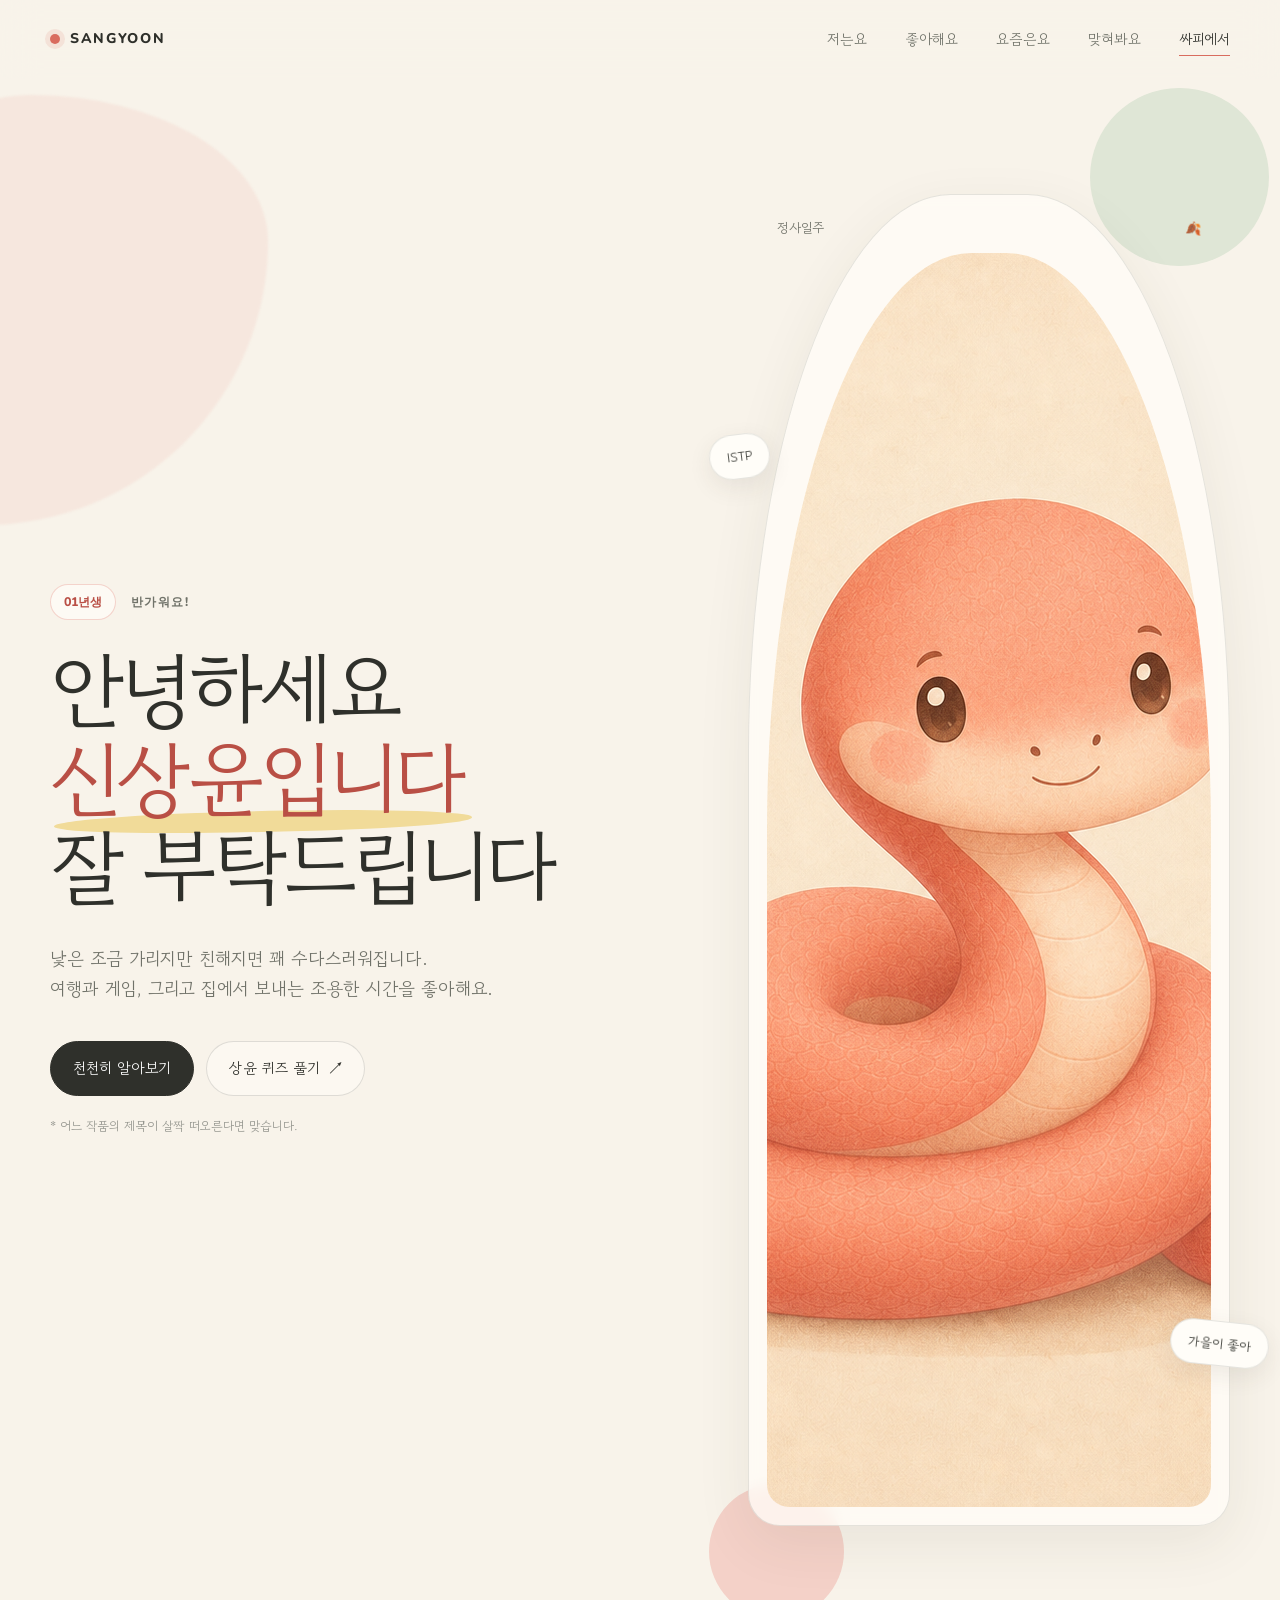
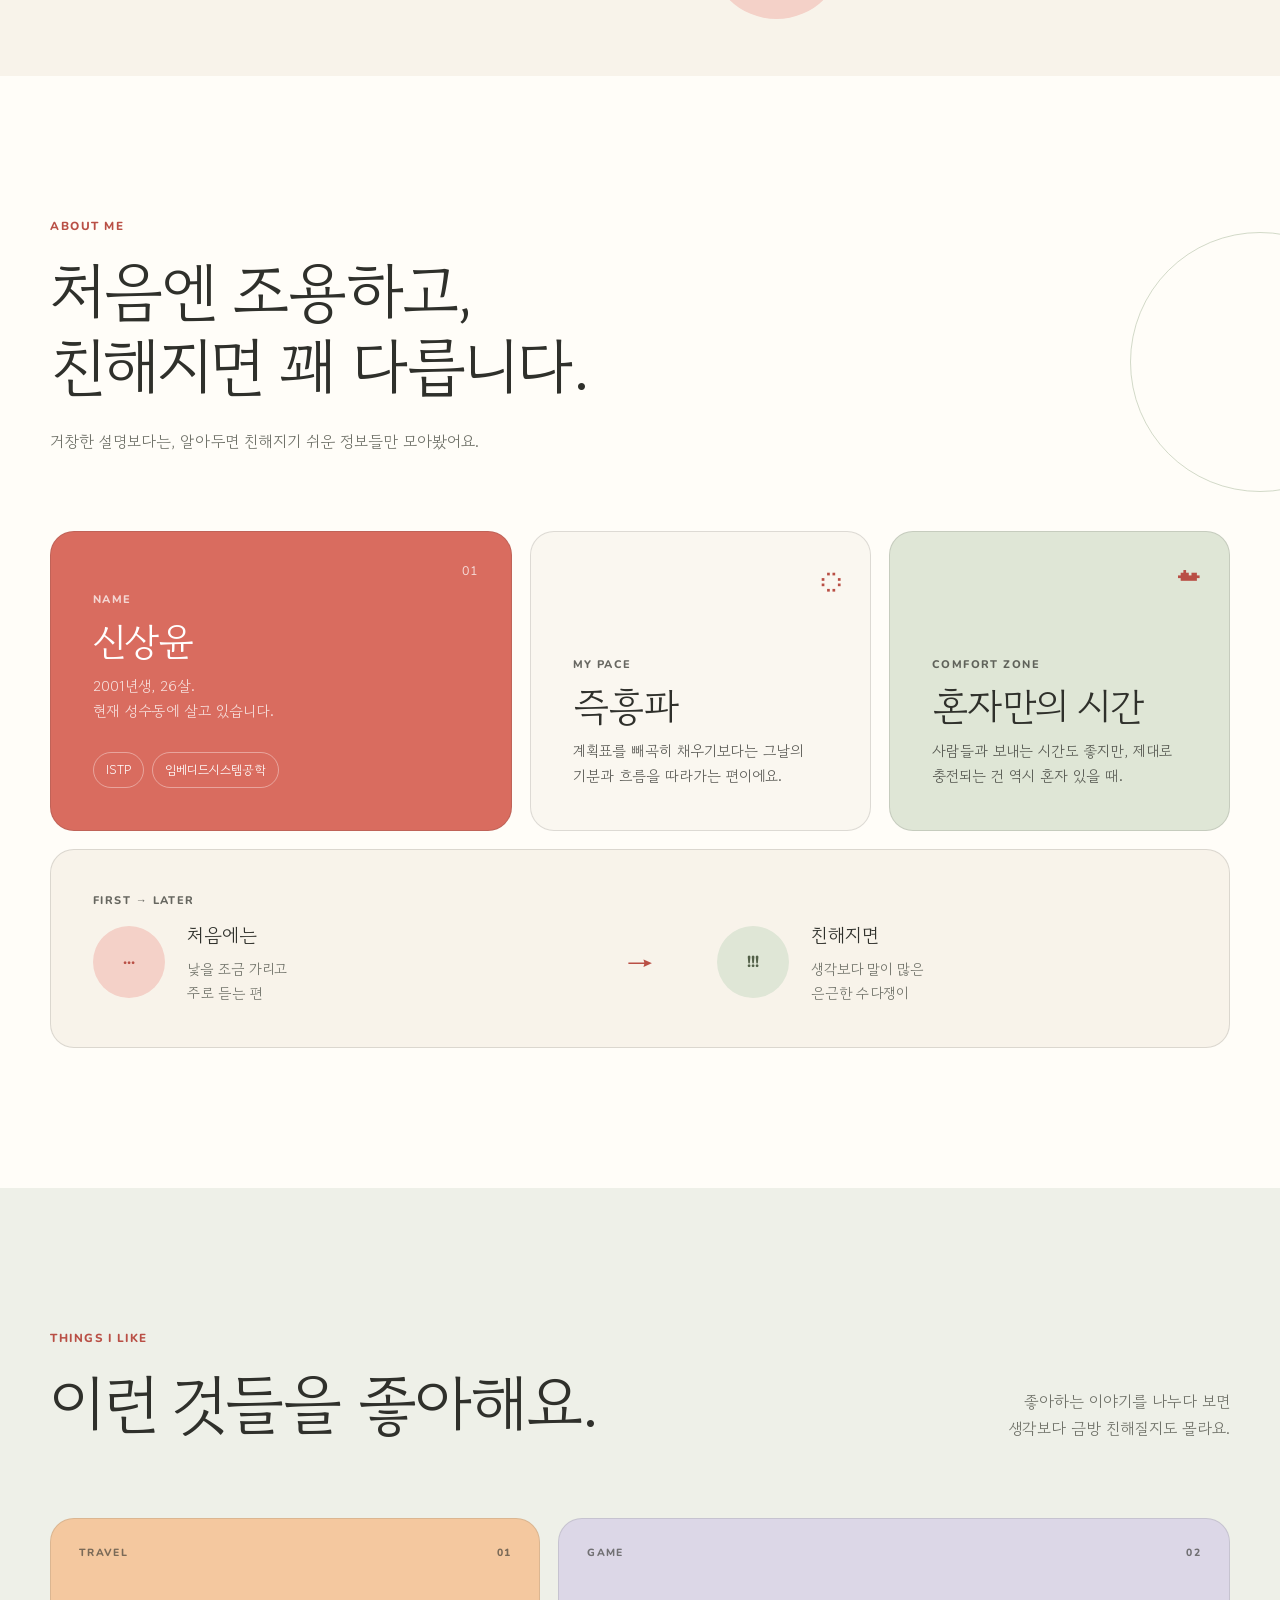
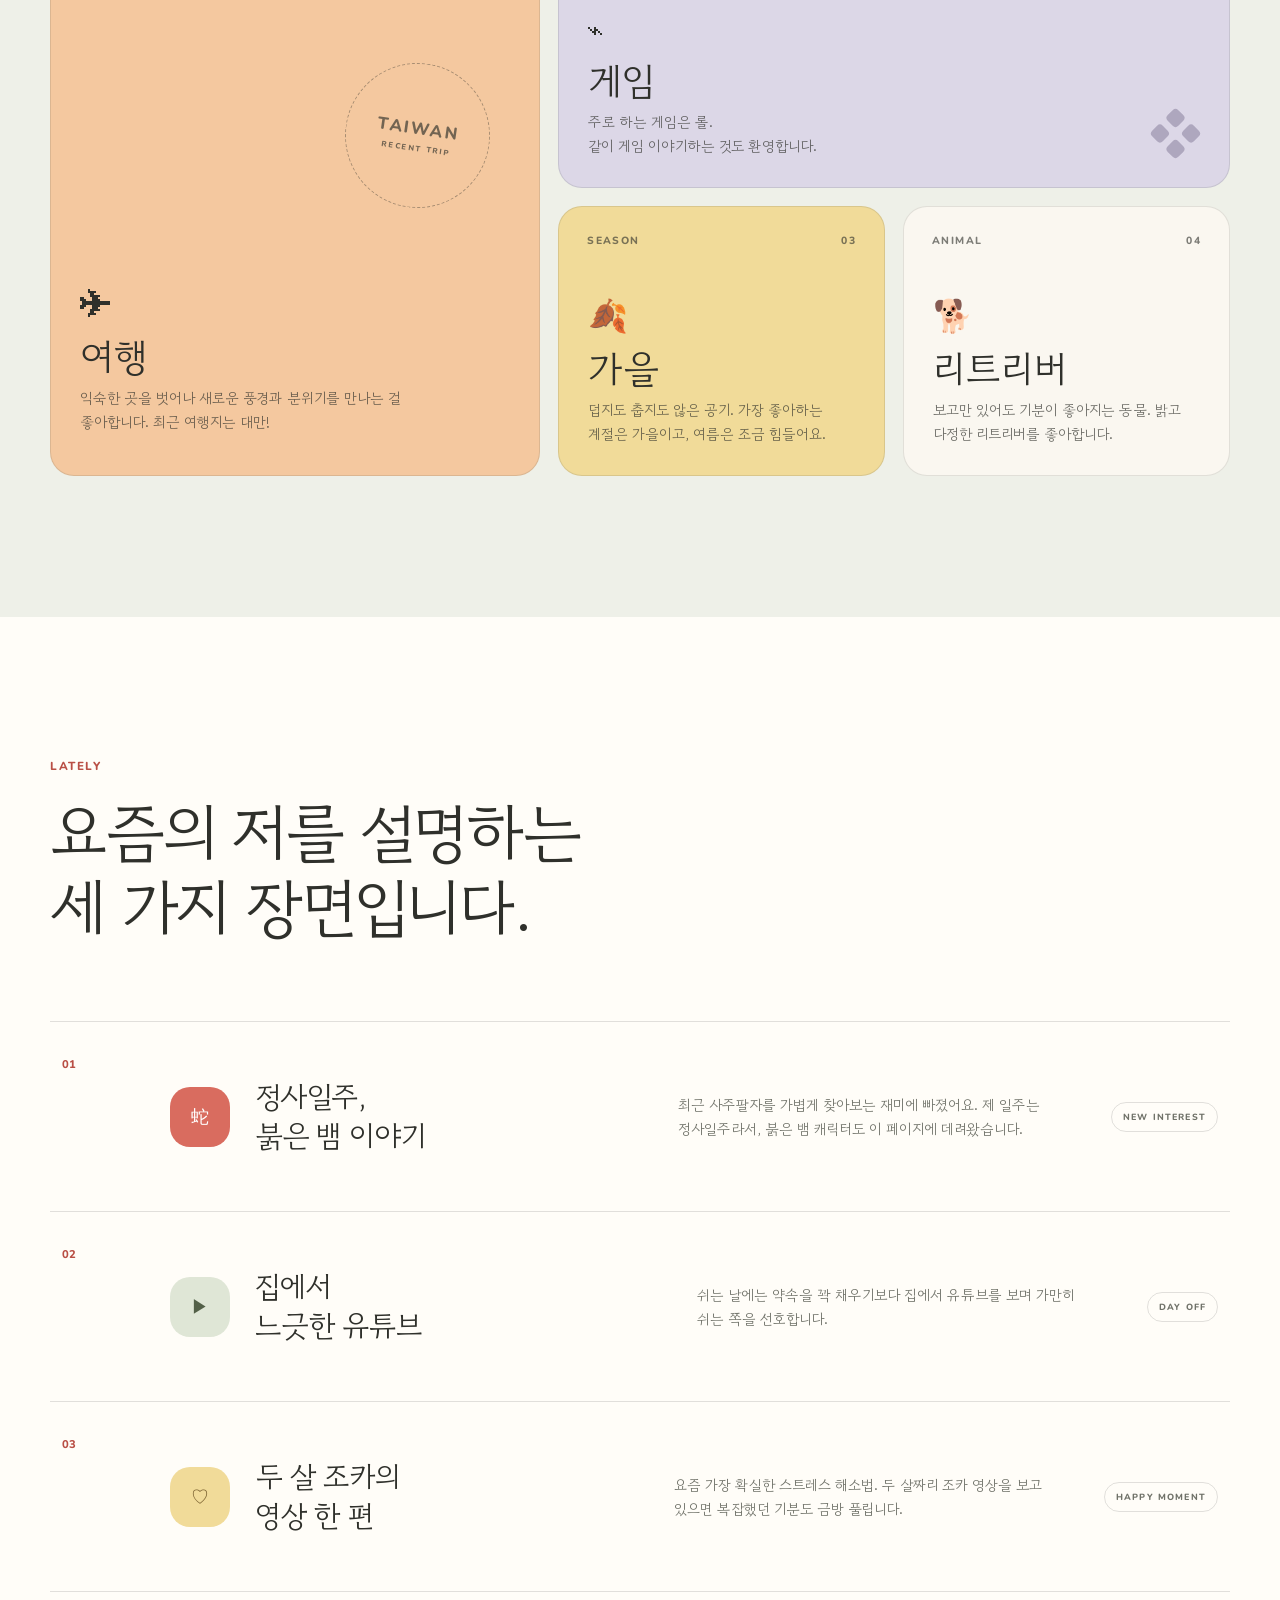
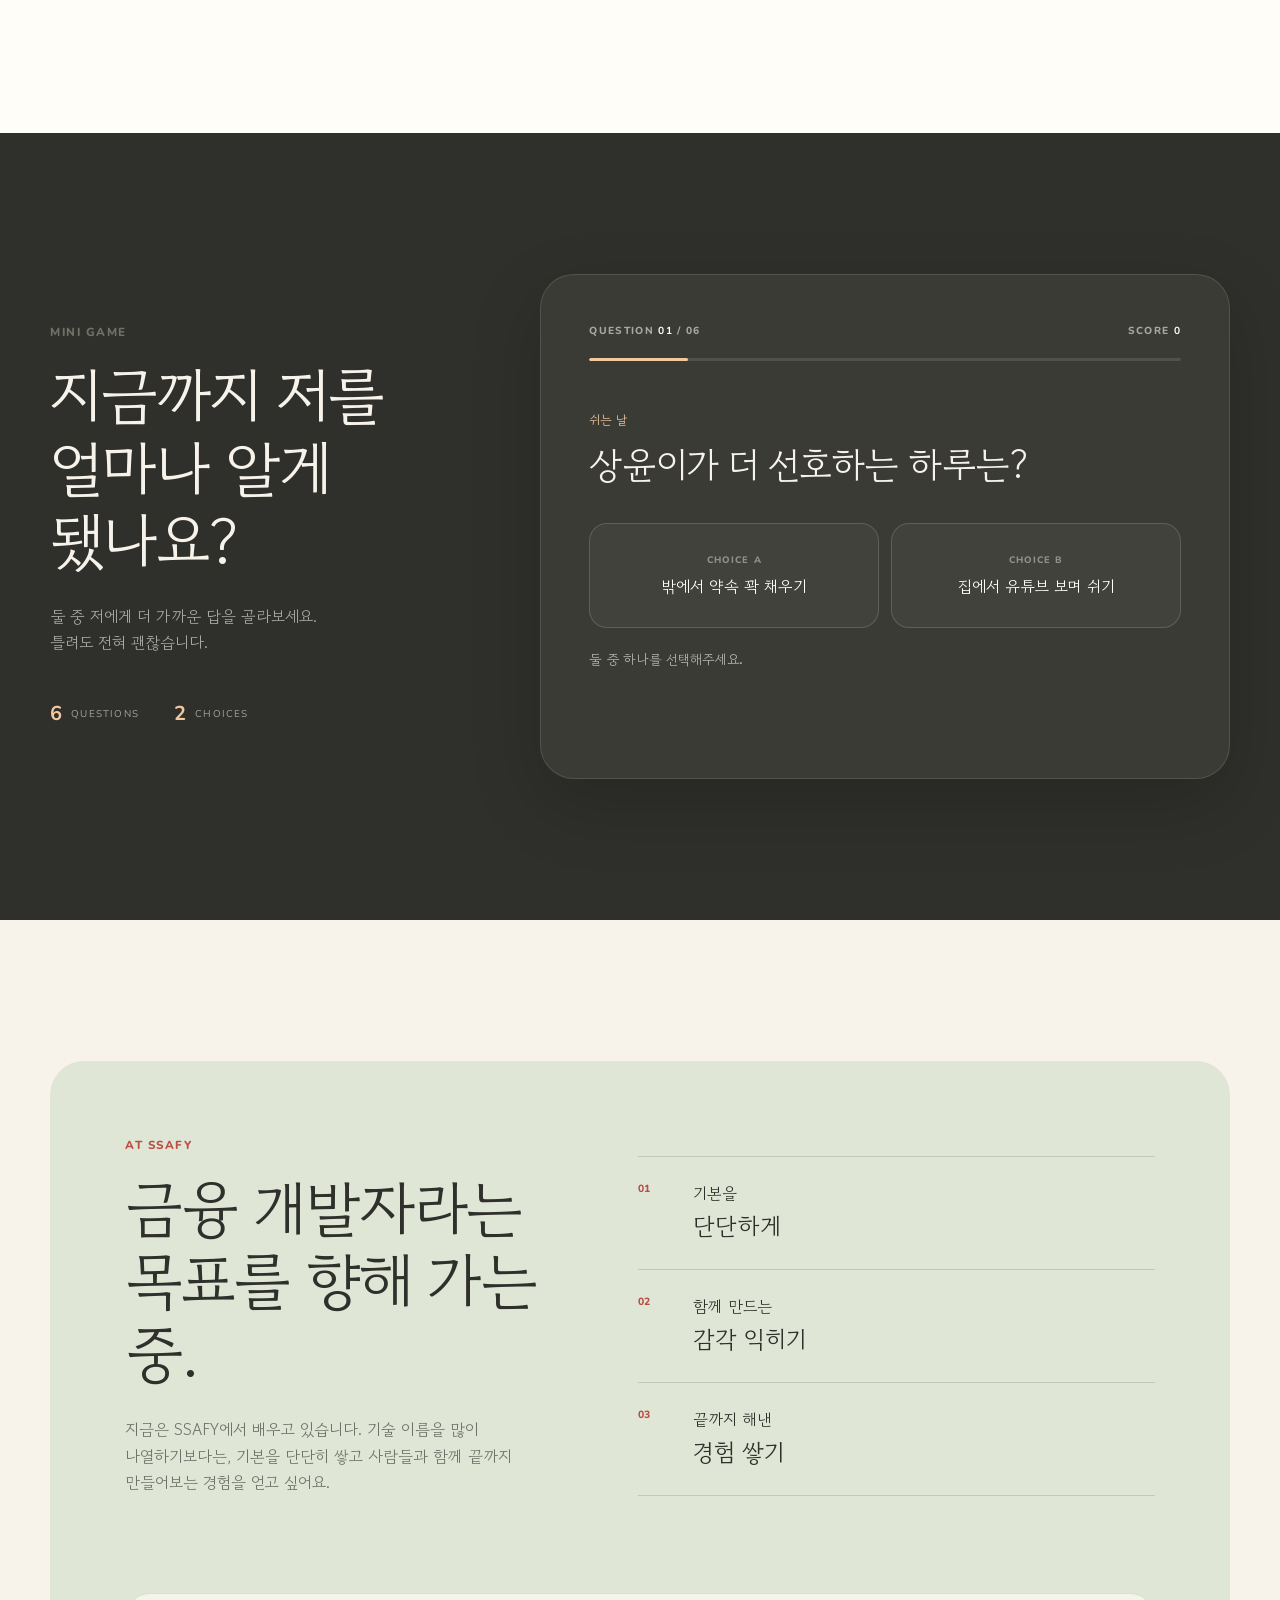
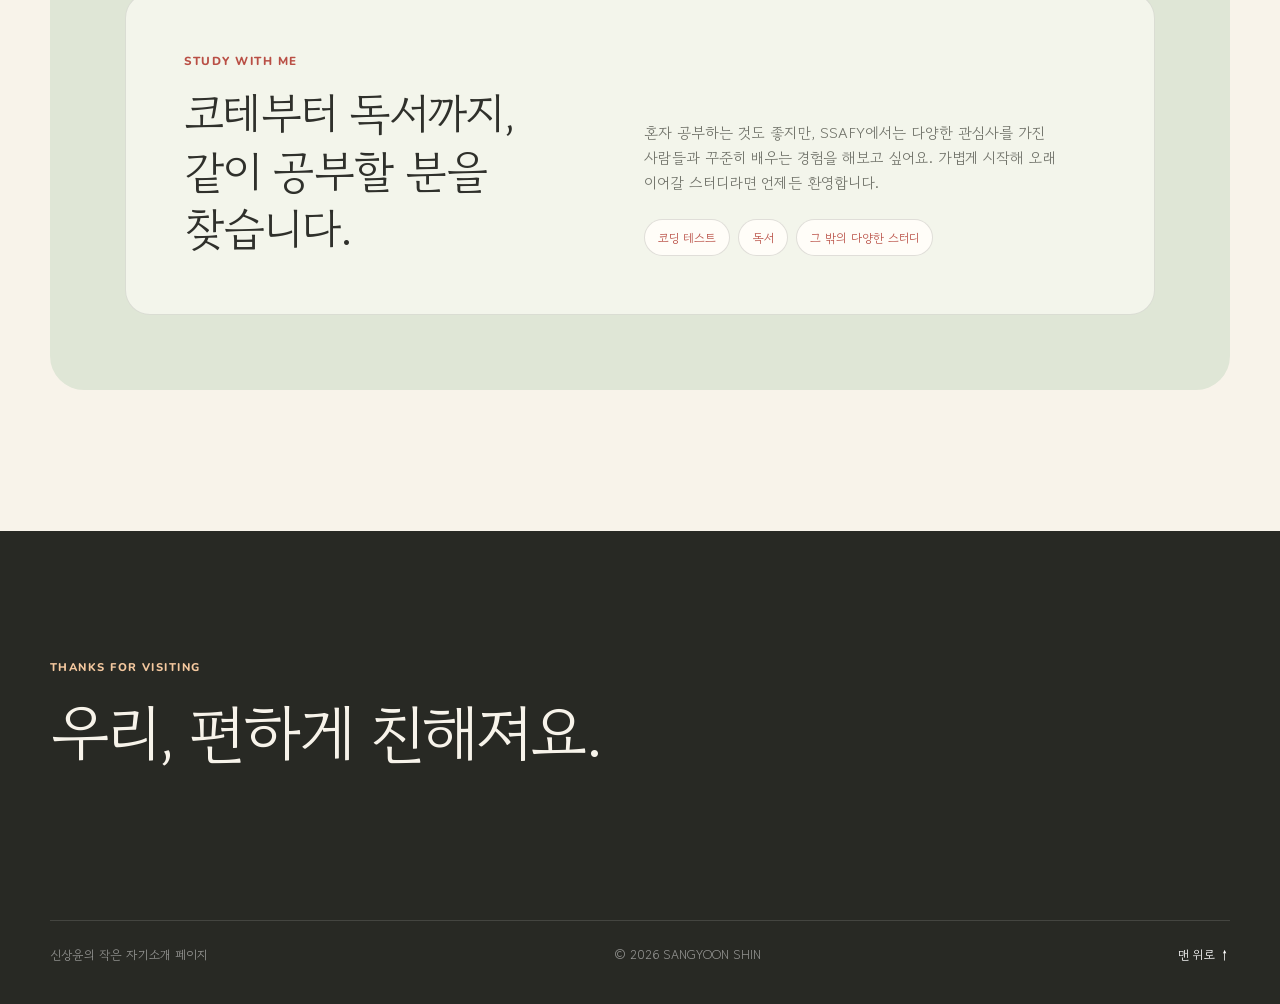
<file: index.html>
<!DOCTYPE html>
<html lang="ko">
<head>
    <meta charset="UTF-8">
    <meta name="viewport" content="width=device-width, initial-scale=1.0">
    <meta name="description" content="성수동에 사는 신상윤의 취향과 일상을 담은 편안한 자기소개 페이지입니다.">
    <meta name="theme-color" content="#f8f3ea">
    <title>안녕하세요, 신상윤입니다</title>

    <link rel="preconnect" href="https://fonts.googleapis.com">
    <link rel="preconnect" href="https://fonts.gstatic.com" crossorigin>
    <link href="https://fonts.googleapis.com/css2?family=Gowun+Dodum&family=Nunito:wght@600;700;800&display=swap" rel="stylesheet">
    <link rel="stylesheet" href="css/style.css">
</head>
<body>
    <a class="skip-link" href="#main">본문으로 바로가기</a>
    <div class="scroll-progress" aria-hidden="true"><span></span></div>

    <header class="site-header" id="top">
        <div class="nav-wrap">
            <a class="brand" href="#top" aria-label="페이지 맨 위로">
                <span class="brand-dot" aria-hidden="true"></span>
                SANGYOON
            </a>

            <button class="menu-button" type="button" aria-expanded="false" aria-controls="main-nav">
                <span class="sr-only">메뉴 열기</span>
                <span></span><span></span>
            </button>

            <nav class="main-nav" id="main-nav" aria-label="주요 메뉴">
                <a href="#about">저는요</a>
                <a href="#favorites">좋아해요</a>
                <a href="#lately">요즘은요</a>
                <a href="#quiz">맞혀봐요</a>
                <a href="#ssafy">싸피에서</a>
            </nav>
        </div>
    </header>

    <main id="main">
        <section class="hero" aria-labelledby="hero-title">
            <div class="hero-copy reveal">
                <p class="eyebrow"><span>01년생</span> 반가워요!</p>
                <h1 id="hero-title">
                    안녕하세요<br>
                    <em>신상윤입니다</em><br>
                    잘 부탁드립니다
                </h1>
                <p class="hero-description">
                    낯은 조금 가리지만 친해지면 꽤 수다스러워집니다.<br>
                    여행과 게임, 그리고 집에서 보내는 조용한 시간을 좋아해요.
                </p>
                <div class="hero-actions">
                    <a class="button button-primary" href="#about">천천히 알아보기</a>
                    <a class="button button-ghost" href="#quiz">상윤 퀴즈 풀기 <span aria-hidden="true">↗</span></a>
                </div>
                <p class="hero-footnote">* 어느 작품의 제목이 살짝 떠오른다면 맞습니다.</p>
            </div>

            <div class="hero-visual reveal" data-delay="1">
                <div class="orbit orbit-one" aria-hidden="true"></div>
                <div class="orbit orbit-two" aria-hidden="true"></div>
                <div class="hero-card">
                    <div class="hero-card-label">
                        <span>정사일주</span>
                        <span aria-hidden="true">🍂</span>
                    </div>
                    <img src="assets/red-snake-v2.png" alt="가을잎을 곁에 둔 연한 코랄빛의 귀여운 붉은 뱀 캐릭터" width="1254" height="1254">
                </div>
                <div class="floating-note note-top" aria-hidden="true">ISTP</div>
                <div class="floating-note note-bottom" aria-hidden="true">가을이 좋아</div>
            </div>
        </section>

        <section class="section about" id="about" aria-labelledby="about-title">
            <div class="section-heading reveal">
                <p class="section-kicker">ABOUT ME</p>
                <h2 id="about-title">처음엔 조용하고,<br>친해지면 꽤 다릅니다.</h2>
                <p>거창한 설명보다는, 알아두면 친해지기 쉬운 정보들만 모아봤어요.</p>
            </div>

            <div class="about-grid">
                <article class="profile-card profile-card-main reveal">
                    <span class="card-number">01</span>
                    <p class="small-label">NAME</p>
                    <h3>신상윤</h3>
                    <p class="card-copy">2001년생, 26살.<br>현재 성수동에 살고 있습니다.</p>
                    <div class="profile-chips" aria-label="기본 정보">
                        <span>ISTP</span>
                        <span>임베디드시스템공학</span>
                    </div>
                </article>

                <article class="profile-card reveal" data-delay="1">
                    <span class="card-icon" aria-hidden="true">◌</span>
                    <p class="small-label">MY PACE</p>
                    <h3>즉흥파</h3>
                    <p class="card-copy">계획표를 빼곡히 채우기보다는 그날의 기분과 흐름을 따라가는 편이에요.</p>
                </article>

                <article class="profile-card profile-card-soft reveal" data-delay="2">
                    <span class="card-icon" aria-hidden="true">☁</span>
                    <p class="small-label">COMFORT ZONE</p>
                    <h3>혼자만의 시간</h3>
                    <p class="card-copy">사람들과 보내는 시간도 좋지만, 제대로 충전되는 건 역시 혼자 있을 때.</p>
                </article>

                <article class="profile-card profile-card-wide reveal">
                    <p class="small-label">FIRST → LATER</p>
                    <div class="mood-change">
                        <div>
                            <span aria-hidden="true">···</span>
                            <strong>처음에는</strong>
                            <p>낯을 조금 가리고<br>주로 듣는 편</p>
                        </div>
                        <span class="mood-arrow" aria-hidden="true">→</span>
                        <div>
                            <span aria-hidden="true">!!!</span>
                            <strong>친해지면</strong>
                            <p>생각보다 말이 많은<br>은근한 수다쟁이</p>
                        </div>
                    </div>
                </article>
            </div>
        </section>

        <section class="section favorites" id="favorites" aria-labelledby="favorites-title">
            <div class="section-heading section-heading-row reveal">
                <div>
                    <p class="section-kicker">THINGS I LIKE</p>
                    <h2 id="favorites-title">이런 것들을 좋아해요.</h2>
                </div>
                <p>좋아하는 이야기를 나누다 보면<br>생각보다 금방 친해질지도 몰라요.</p>
            </div>

            <div class="favorites-grid">
                <article class="favorite-card favorite-travel reveal">
                    <div class="favorite-topline"><span>TRAVEL</span><span>01</span></div>
                    <div class="travel-stamp" aria-hidden="true">TAIWAN<br><small>RECENT TRIP</small></div>
                    <div>
                        <span class="favorite-emoji" aria-hidden="true">✈</span>
                        <h3>여행</h3>
                        <p>익숙한 곳을 벗어나 새로운 풍경과 분위기를 만나는 걸 좋아합니다. 최근 여행지는 대만!</p>
                    </div>
                </article>

                <article class="favorite-card favorite-game reveal" data-delay="1">
                    <div class="favorite-topline"><span>GAME</span><span>02</span></div>
                    <span class="favorite-emoji" aria-hidden="true">⌁</span>
                    <h3>게임</h3>
                    <p>주로 하는 게임은 롤.<br>같이 게임 이야기하는 것도 환영합니다.</p>
                    <div class="pixel-dots" aria-hidden="true"><i></i><i></i><i></i><i></i></div>
                </article>

                <article class="favorite-card favorite-autumn reveal" data-delay="2">
                    <div class="favorite-topline"><span>SEASON</span><span>03</span></div>
                    <span class="favorite-emoji" aria-hidden="true">🍂</span>
                    <h3>가을</h3>
                    <p>덥지도 춥지도 않은 공기. 가장 좋아하는 계절은 가을이고, 여름은 조금 힘들어요.</p>
                </article>

                <article class="favorite-card favorite-dog reveal" data-delay="1">
                    <div class="favorite-topline"><span>ANIMAL</span><span>04</span></div>
                    <span class="favorite-emoji" aria-hidden="true">🐕</span>
                    <h3>리트리버</h3>
                    <p>보고만 있어도 기분이 좋아지는 동물. 밝고 다정한 리트리버를 좋아합니다.</p>
                </article>
            </div>
        </section>

        <section class="section lately" id="lately" aria-labelledby="lately-title">
            <div class="section-heading reveal">
                <p class="section-kicker">LATELY</p>
                <h2 id="lately-title">요즘의 저를 설명하는<br>세 가지 장면입니다.</h2>
            </div>

            <div class="lately-list">
                <article class="lately-row reveal">
                    <span class="lately-index">01</span>
                    <div class="lately-title-wrap">
                        <span class="mini-icon snake-mini" aria-hidden="true">蛇</span>
                        <h3>정사일주,<br>붉은 뱀 이야기</h3>
                    </div>
                    <p>최근 사주팔자를 가볍게 찾아보는 재미에 빠졌어요. 제 일주는 정사일주라서, 붉은 뱀 캐릭터도 이 페이지에 데려왔습니다.</p>
                    <span class="row-tag">NEW INTEREST</span>
                </article>

                <article class="lately-row reveal">
                    <span class="lately-index">02</span>
                    <div class="lately-title-wrap">
                        <span class="mini-icon" aria-hidden="true">▶</span>
                        <h3>집에서<br>느긋한 유튜브</h3>
                    </div>
                    <p>쉬는 날에는 약속을 꽉 채우기보다 집에서 유튜브를 보며 가만히 쉬는 쪽을 선호합니다.</p>
                    <span class="row-tag">DAY OFF</span>
                </article>

                <article class="lately-row reveal">
                    <span class="lately-index">03</span>
                    <div class="lately-title-wrap">
                        <span class="mini-icon" aria-hidden="true">♡</span>
                        <h3>두 살 조카의<br>영상 한 편</h3>
                    </div>
                    <p>요즘 가장 확실한 스트레스 해소법. 두 살짜리 조카 영상을 보고 있으면 복잡했던 기분도 금방 풀립니다.</p>
                    <span class="row-tag">HAPPY MOMENT</span>
                </article>
            </div>
        </section>

        <section class="section quiz-section" id="quiz" aria-labelledby="quiz-section-title">
            <div class="quiz-intro reveal">
                <p class="section-kicker">MINI GAME</p>
                <h2 id="quiz-section-title">지금까지 저를<br>얼마나 알게 됐나요?</h2>
                <p>둘 중 저에게 더 가까운 답을 골라보세요.<br>틀려도 전혀 괜찮습니다.</p>
                <div class="quiz-stats" aria-hidden="true">
                    <span><strong>6</strong> QUESTIONS</span>
                    <span><strong>2</strong> CHOICES</span>
                </div>
            </div>

            <div class="quiz-card reveal" data-delay="1">
                <div class="quiz-card-top">
                    <span class="quiz-count">QUESTION <b id="quiz-current">01</b> / 06</span>
                    <span class="quiz-score">SCORE <b id="quiz-score">0</b></span>
                </div>
                <div class="quiz-progress" aria-hidden="true"><span id="quiz-progress-bar"></span></div>
                <div class="quiz-content" id="quiz-content" aria-live="polite">
                    <p>퀴즈를 불러오는 중입니다.</p>
                </div>
            </div>
        </section>

        <section class="section ssafy" id="ssafy" aria-labelledby="ssafy-title">
            <div class="ssafy-card reveal">
                <div class="ssafy-copy">
                    <p class="section-kicker">AT SSAFY</p>
                    <h2 id="ssafy-title">금융 개발자라는<br>목표를 향해 가는 중.</h2>
                    <p>지금은 SSAFY에서 배우고 있습니다. 기술 이름을 많이 나열하기보다는, 기본을 단단히 쌓고 사람들과 함께 끝까지 만들어보는 경험을 얻고 싶어요.</p>
                </div>
                <div class="goal-list" aria-label="SSAFY에서 이루고 싶은 점">
                    <div><span>01</span><p>기본을<br><strong>단단하게</strong></p></div>
                    <div><span>02</span><p>함께 만드는<br><strong>감각 익히기</strong></p></div>
                    <div><span>03</span><p>끝까지 해낸<br><strong>경험 쌓기</strong></p></div>
                </div>

                <div class="study-invite">
                    <div>
                        <p class="section-kicker">STUDY WITH ME</p>
                        <h3>코테부터 독서까지,<br>같이 공부할 분을 찾습니다.</h3>
                    </div>
                    <div class="study-invite-copy">
                        <p>혼자 공부하는 것도 좋지만, SSAFY에서는 다양한 관심사를 가진 사람들과 꾸준히 배우는 경험을 해보고 싶어요. 가볍게 시작해 오래 이어갈 스터디라면 언제든 환영합니다.</p>
                        <div class="study-tags" aria-label="함께하고 싶은 스터디">
                            <span>코딩 테스트</span>
                            <span>독서</span>
                            <span>그 밖의 다양한 스터디</span>
                        </div>
                    </div>
                </div>
            </div>
        </section>
    </main>

    <footer class="footer">
        <div>
            <p class="footer-kicker">THANKS FOR VISITING</p>
            <h2>우리, 편하게 친해져요.</h2>
        </div>
        <div class="footer-bottom">
            <p>신상윤의 작은 자기소개 페이지</p>
            <p>© <span id="current-year">2026</span> SANGYOON SHIN</p>
            <a href="#top">맨 위로 <span aria-hidden="true">↑</span></a>
        </div>
    </footer>

    <script src="js/script.js" defer></script>
</body>
</html>
</file>
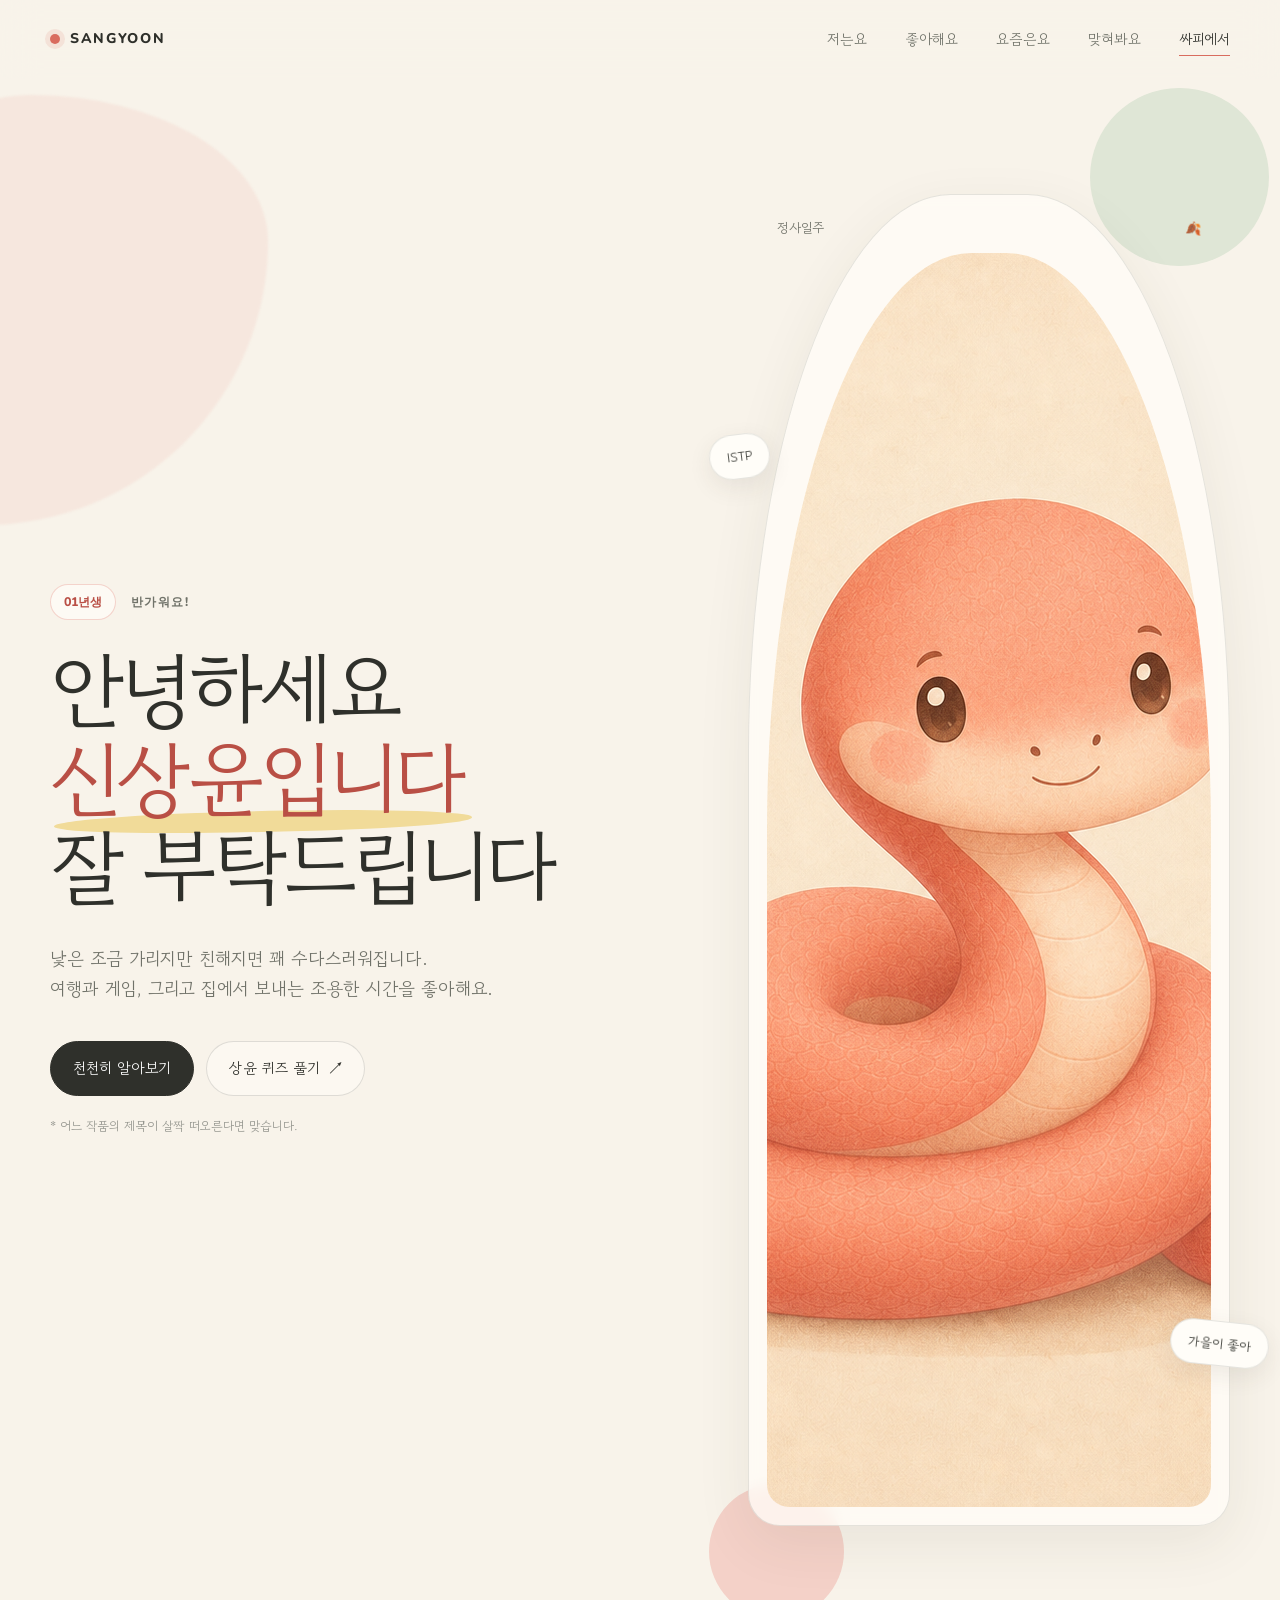
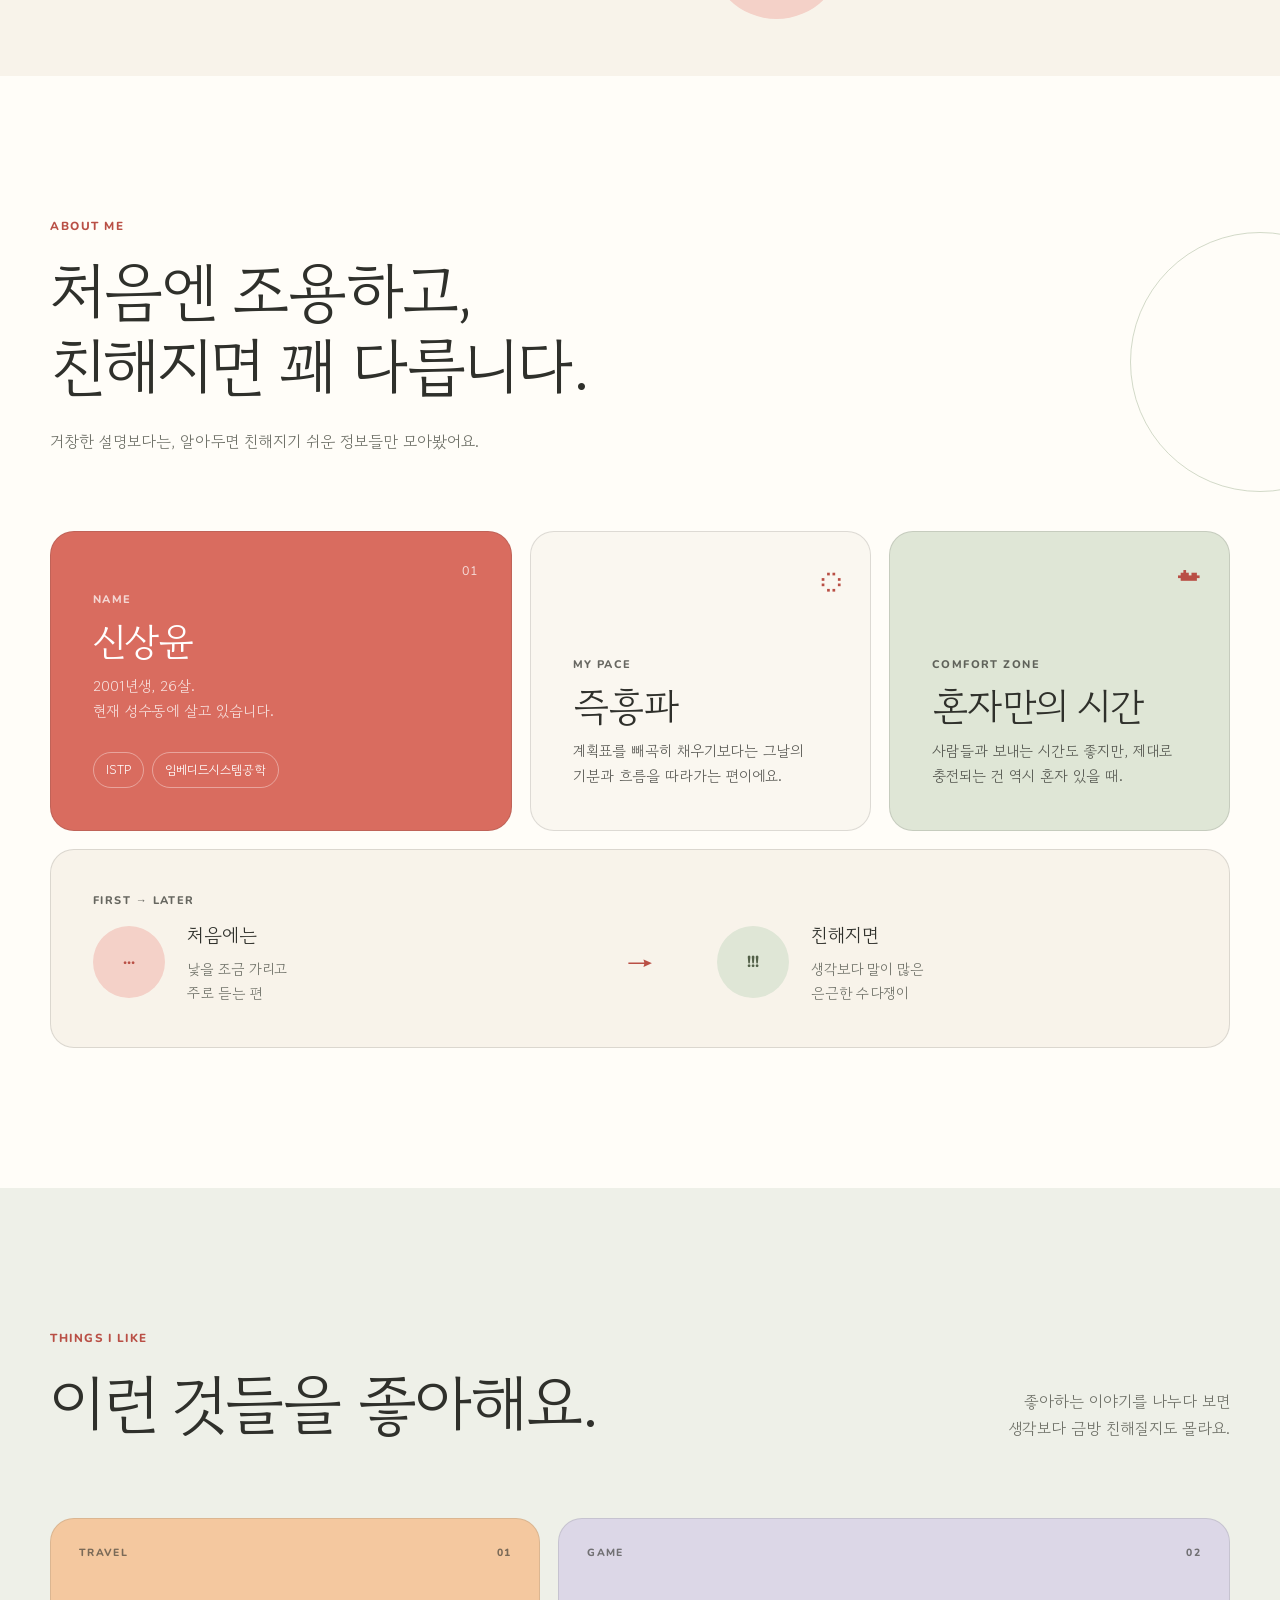
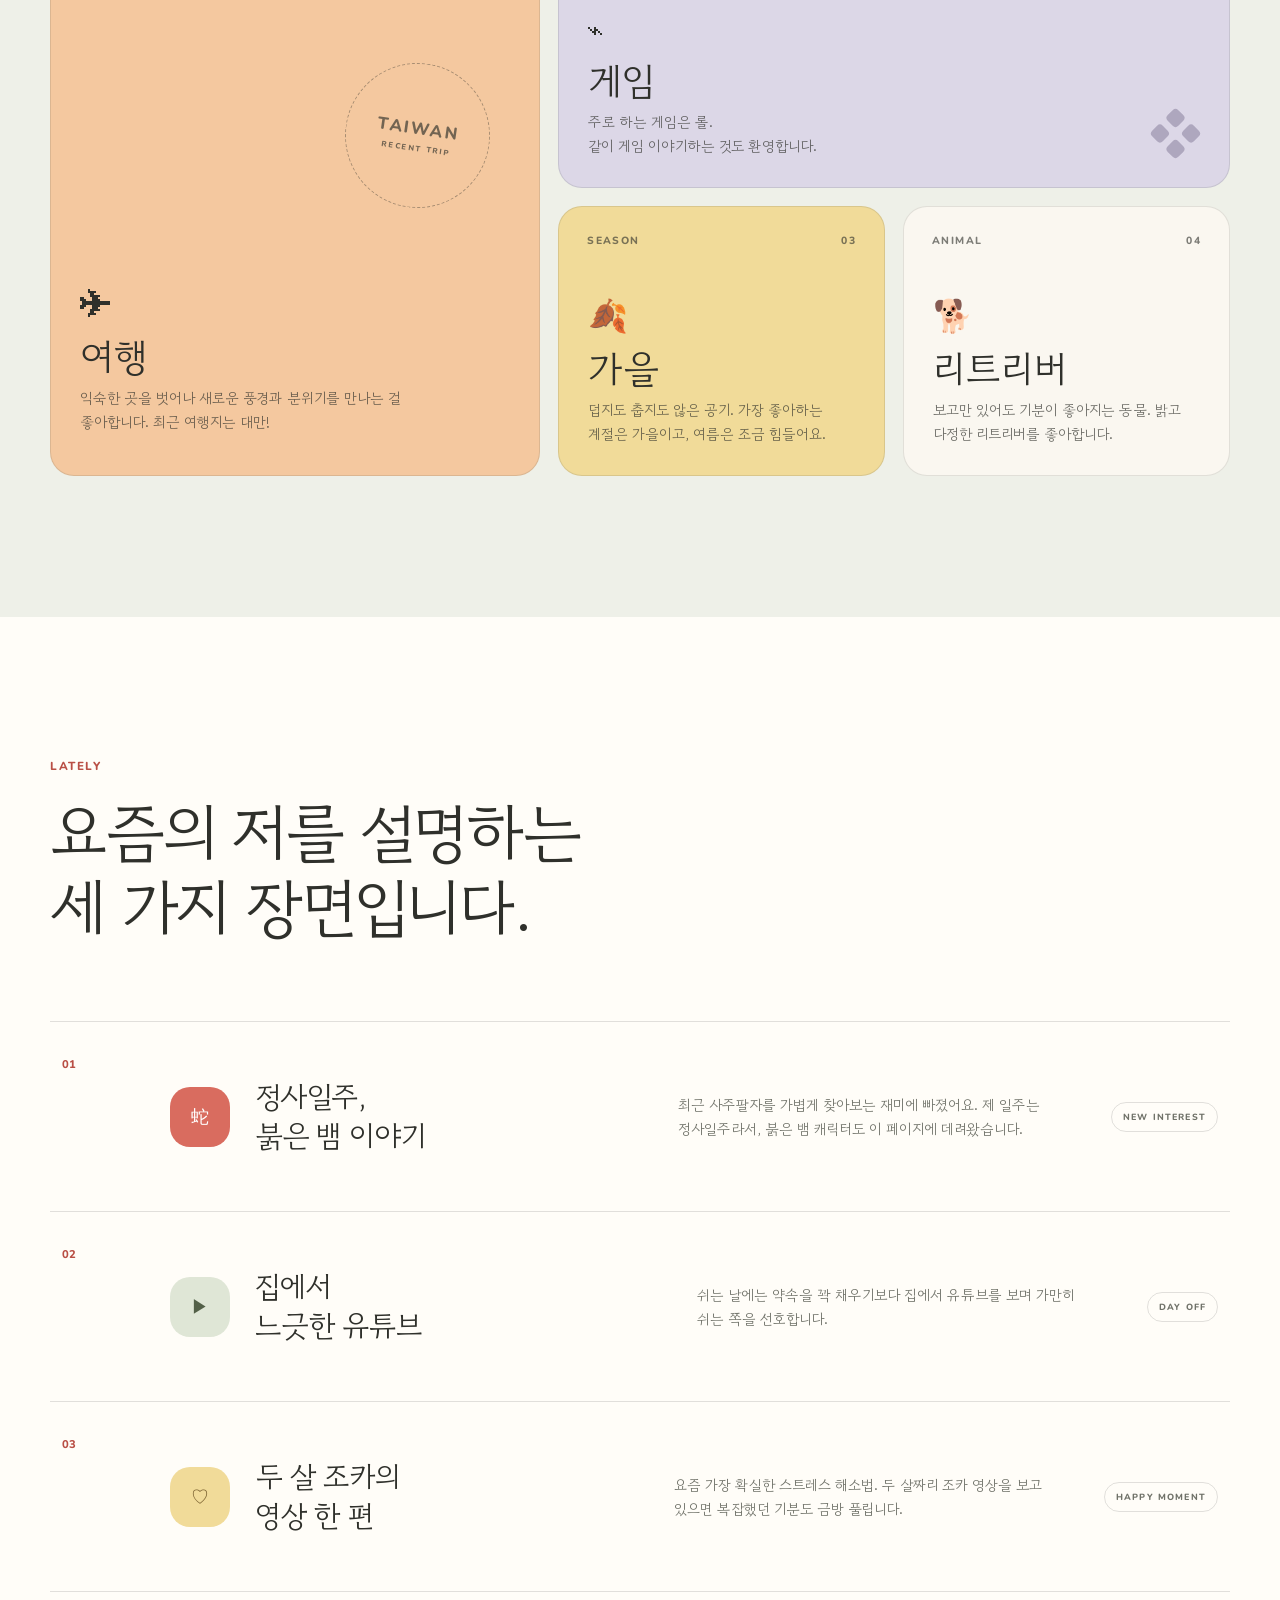
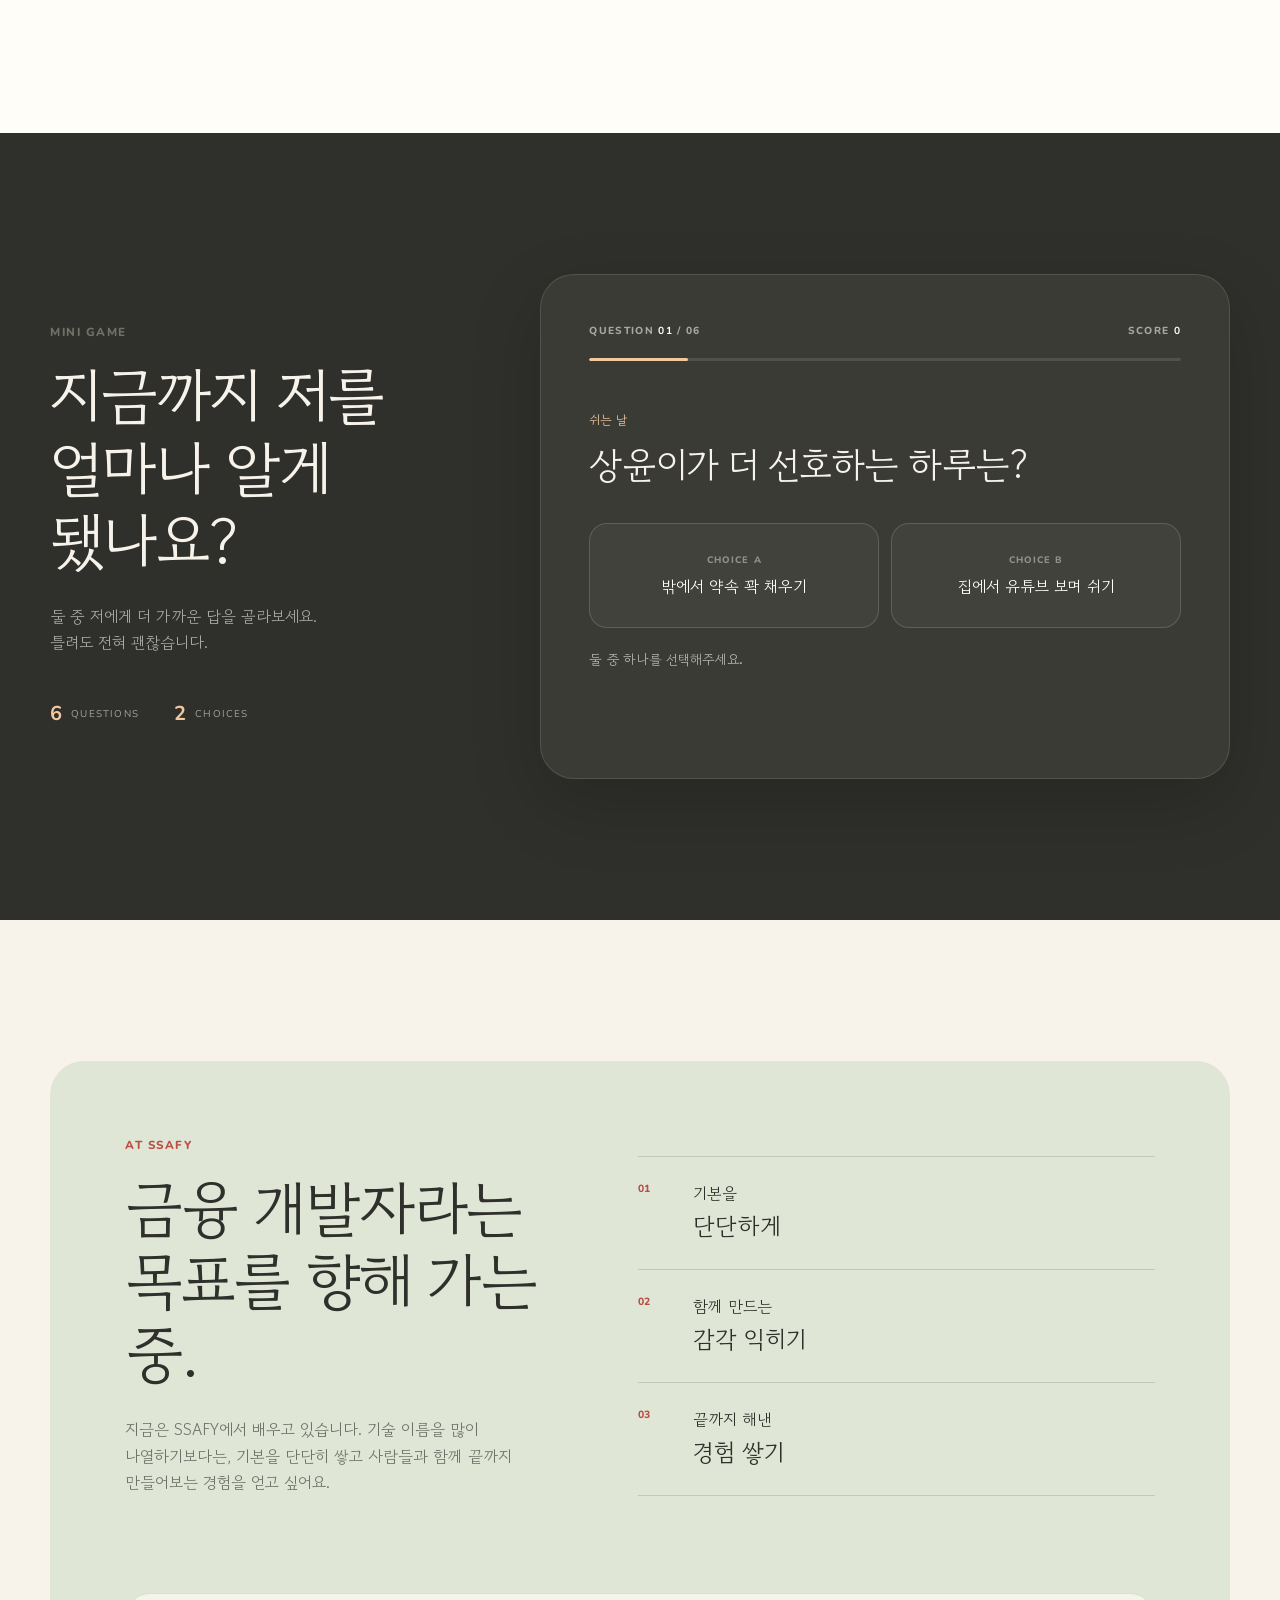
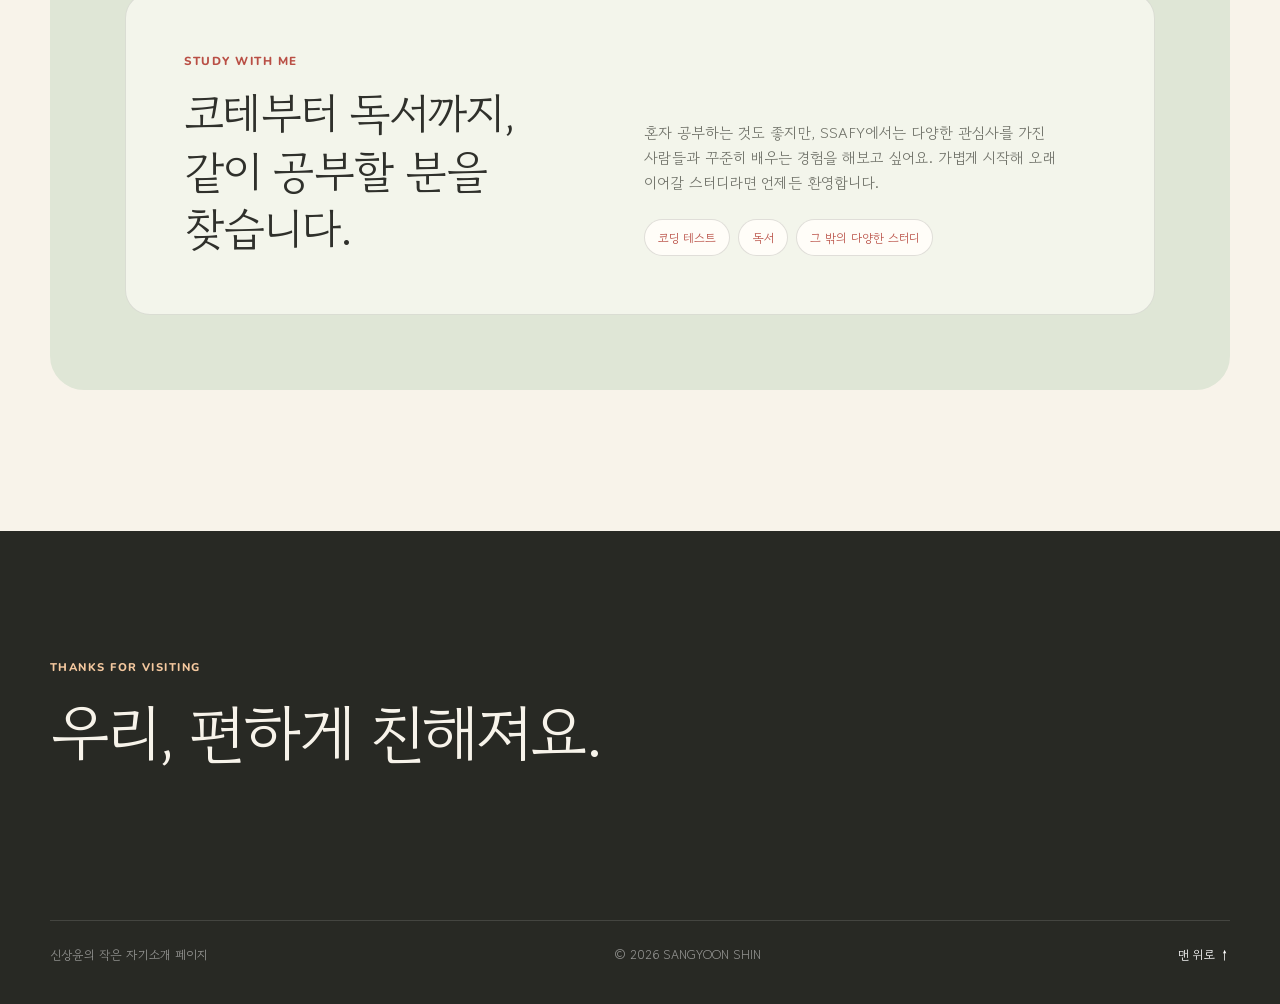
<file: html/future.html>
<!DOCTYPE html>
<html lang="ko">
<head>
    <meta charset="UTF-8">
    <meta name="viewport" content="width=device-width, initial-scale=1.0">
    <meta http-equiv="refresh" content="0; url=../index.html#ssafy">
    <title>신상윤 소개로 이동합니다</title>
</head>
<body>
    <p><a href="../index.html#ssafy">새로운 자기소개 페이지로 이동하기</a></p>
    <script>location.replace('../index.html#ssafy');</script>
</body>
</html>
</file>
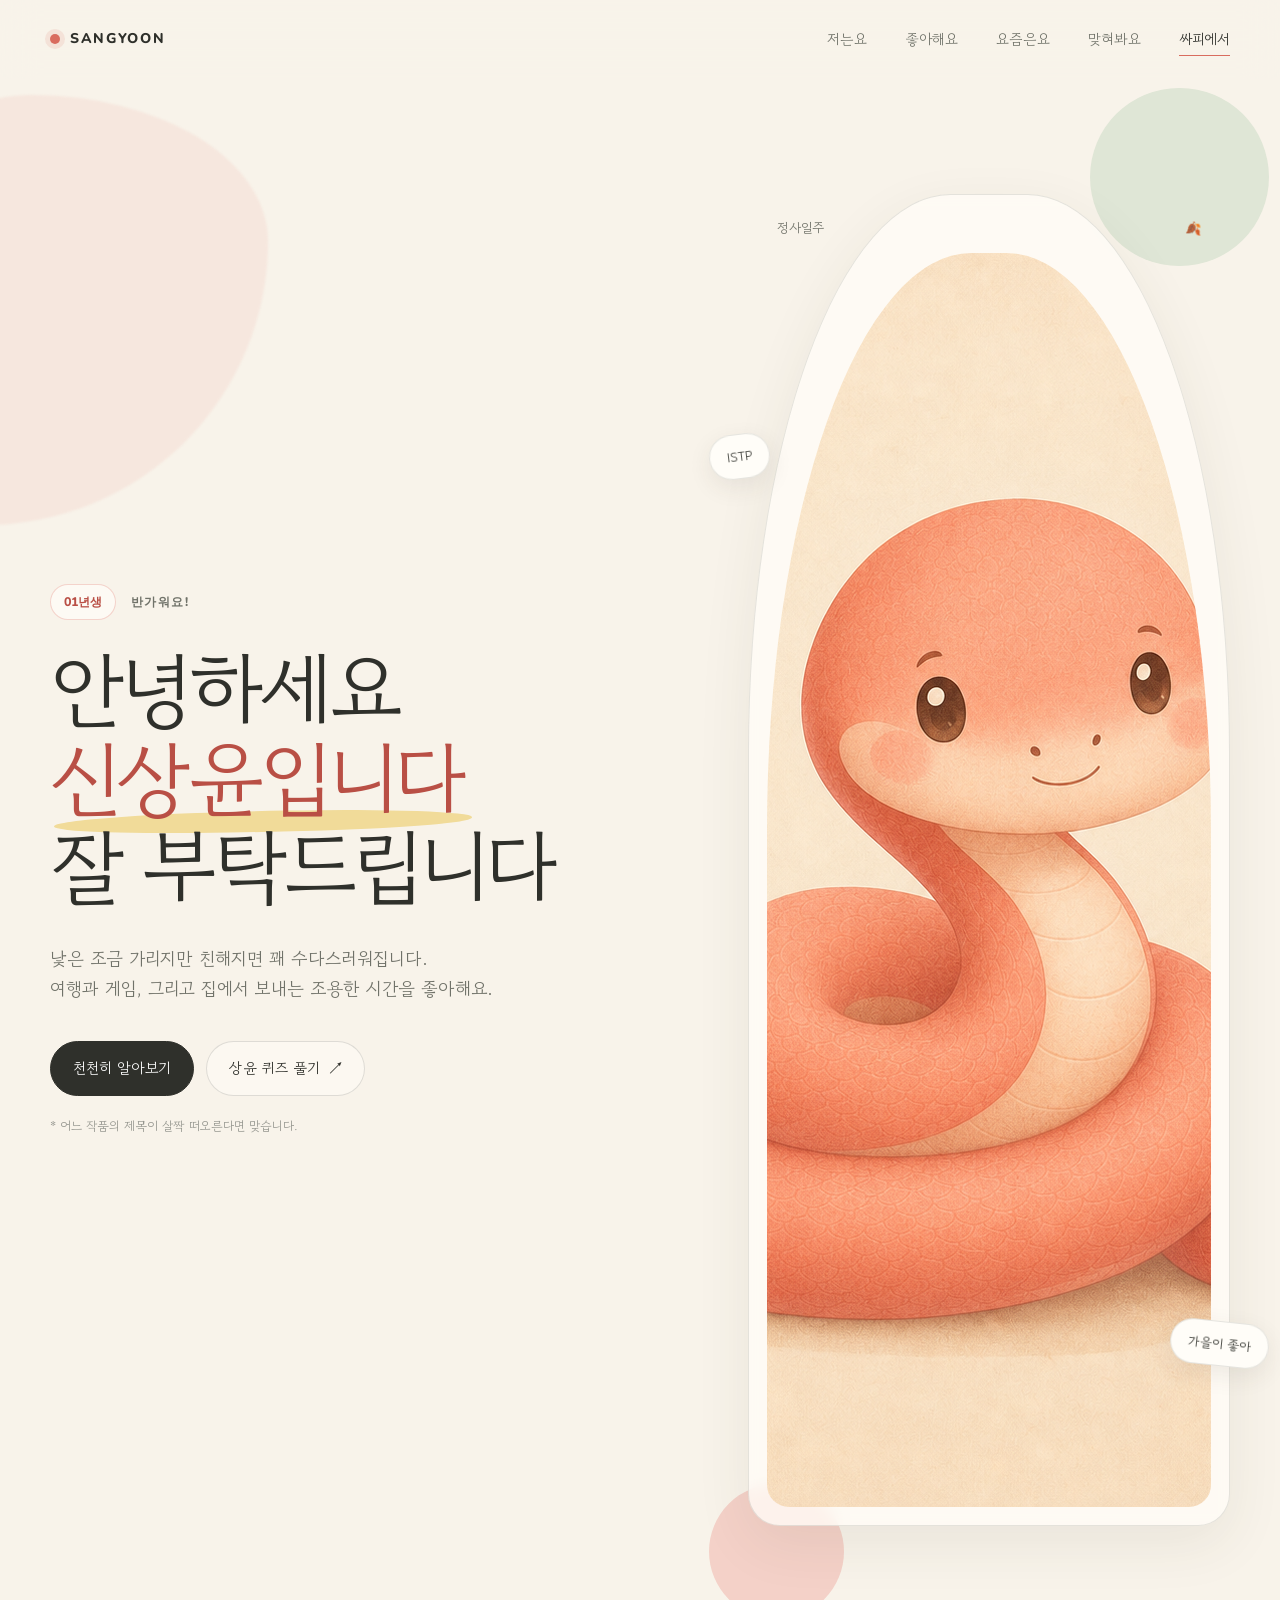
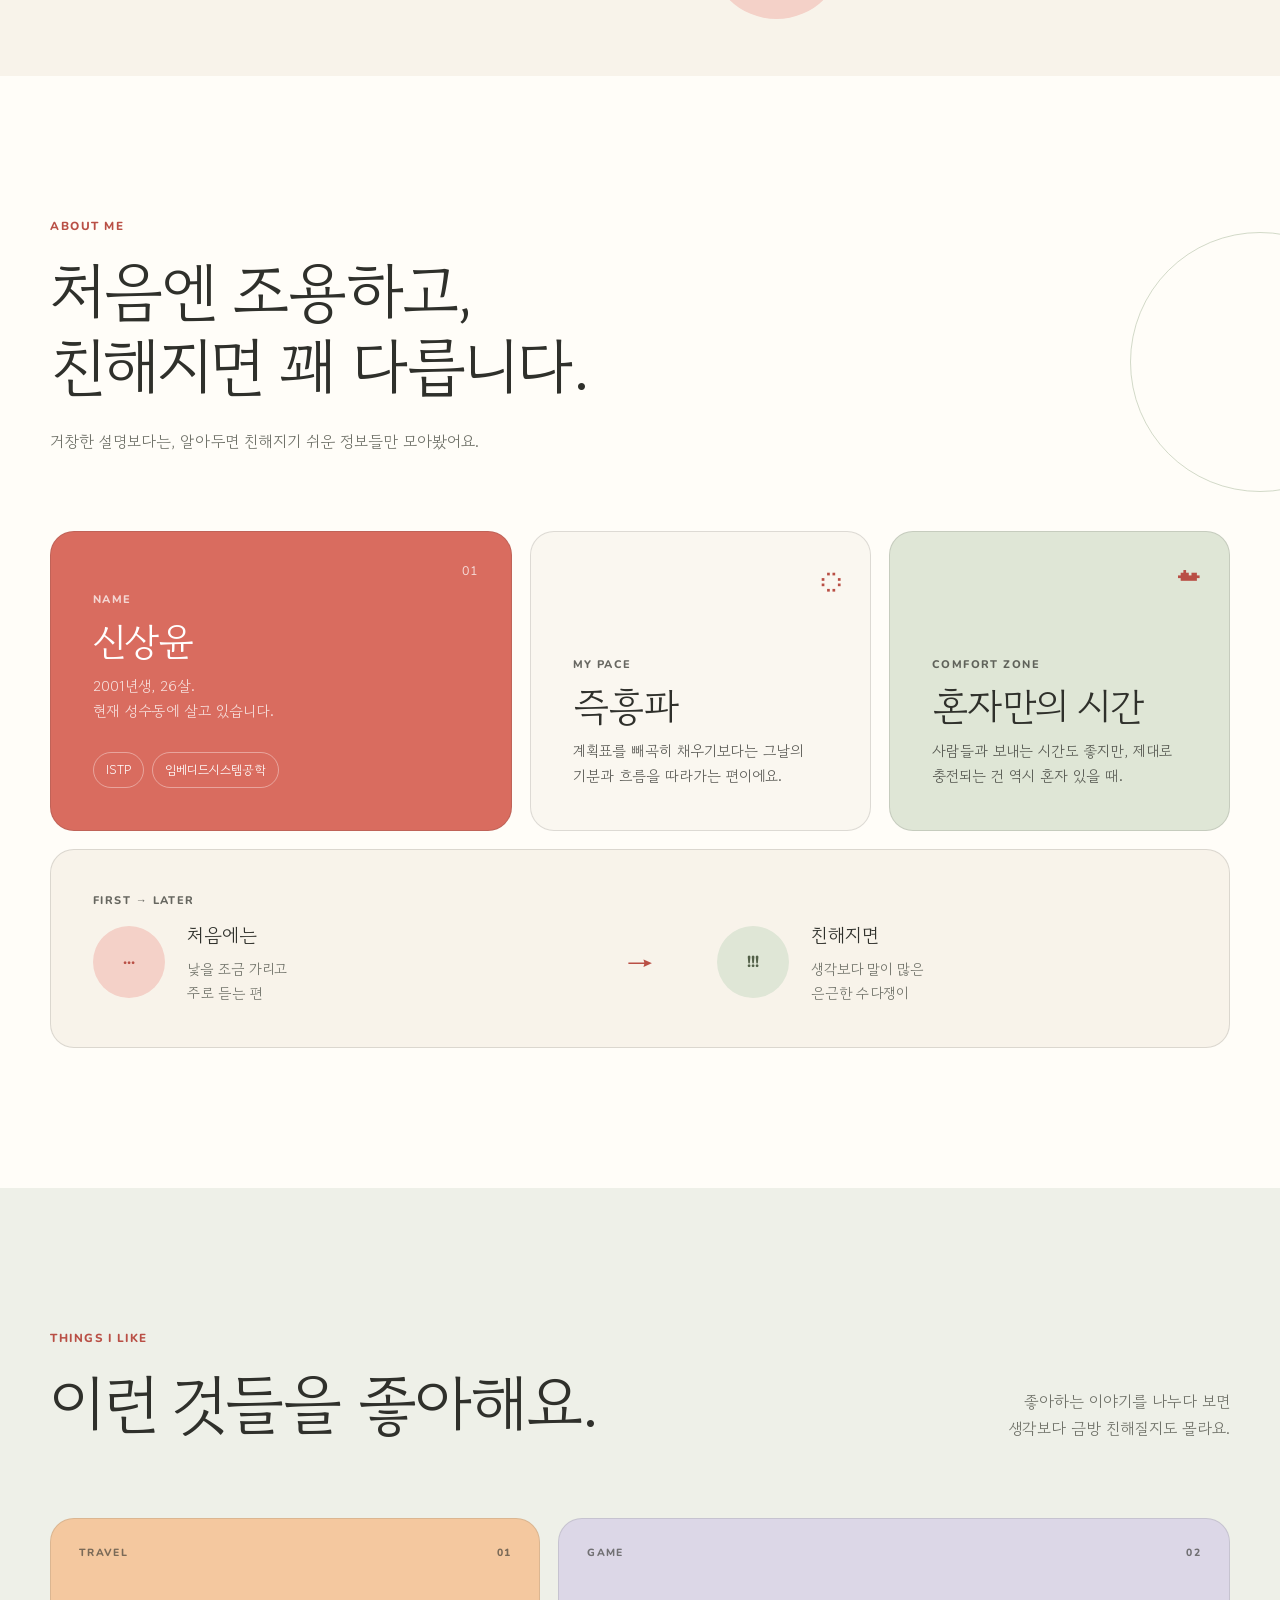
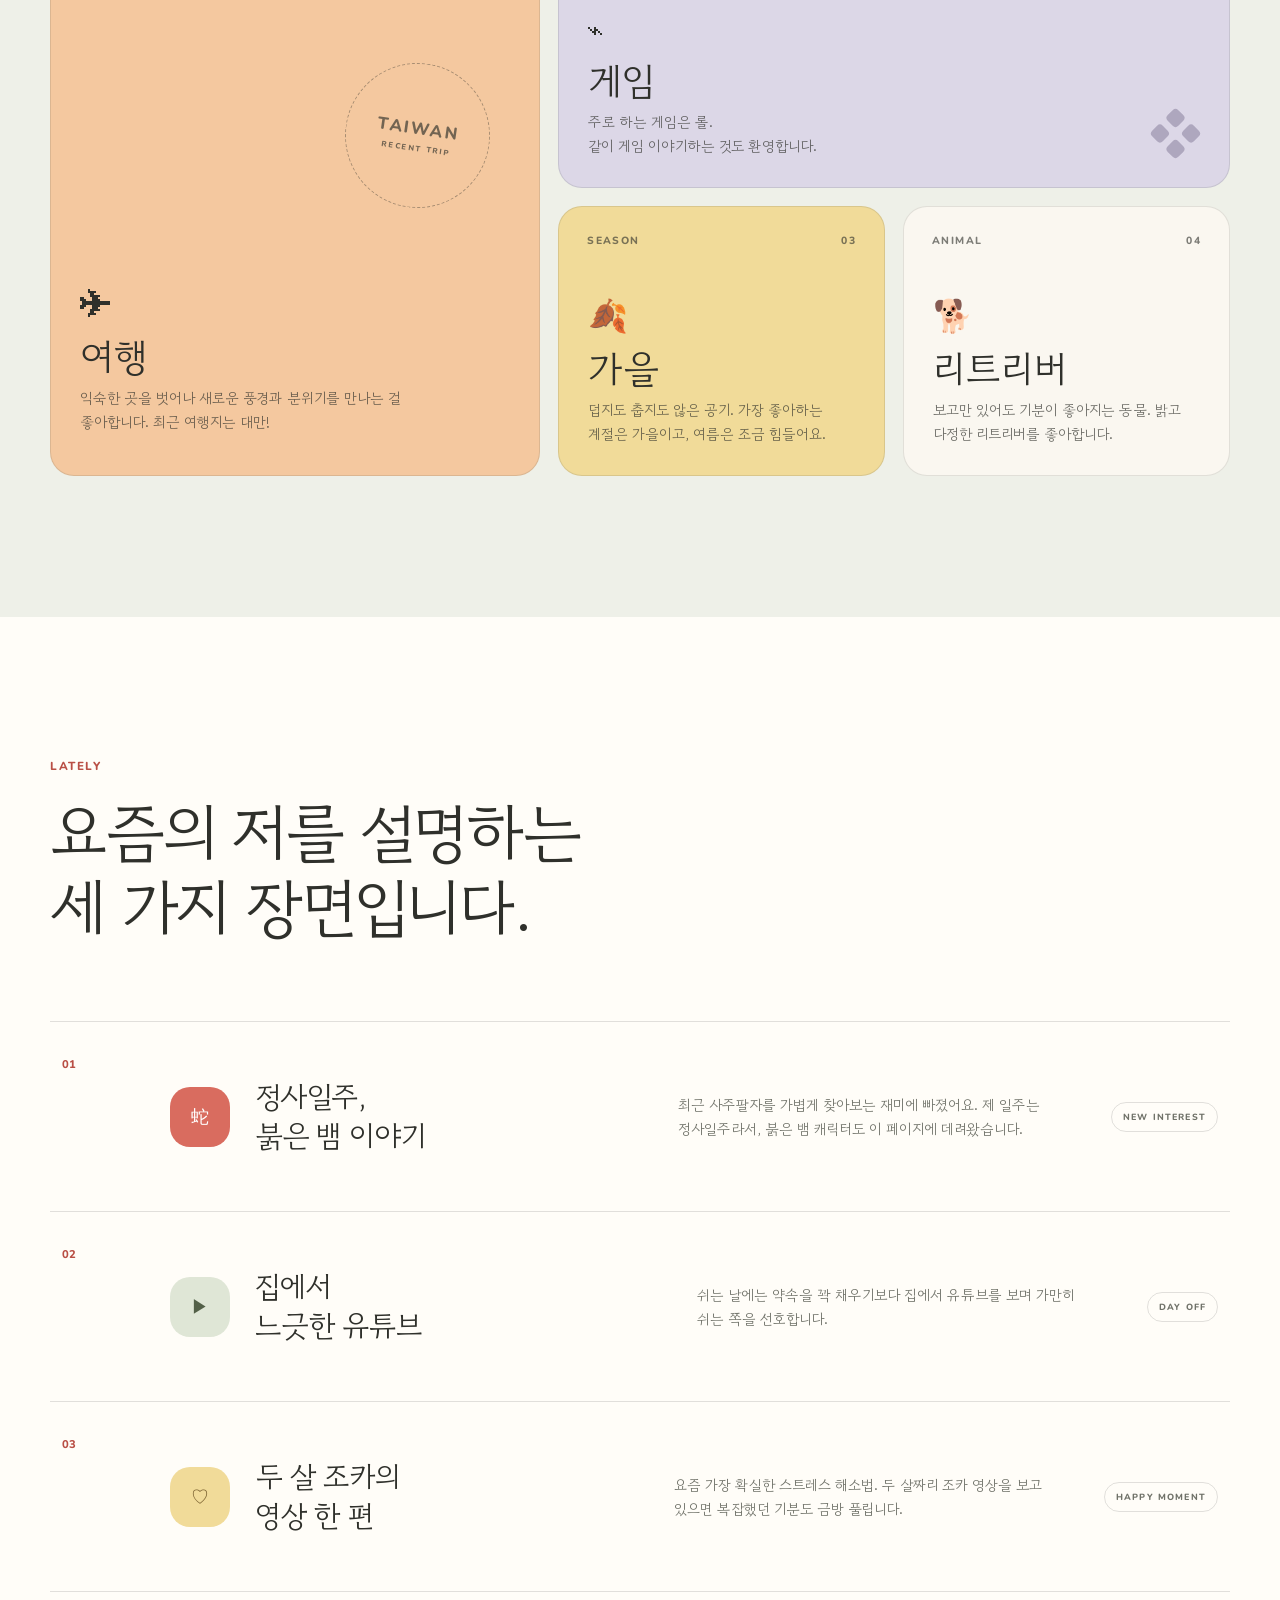
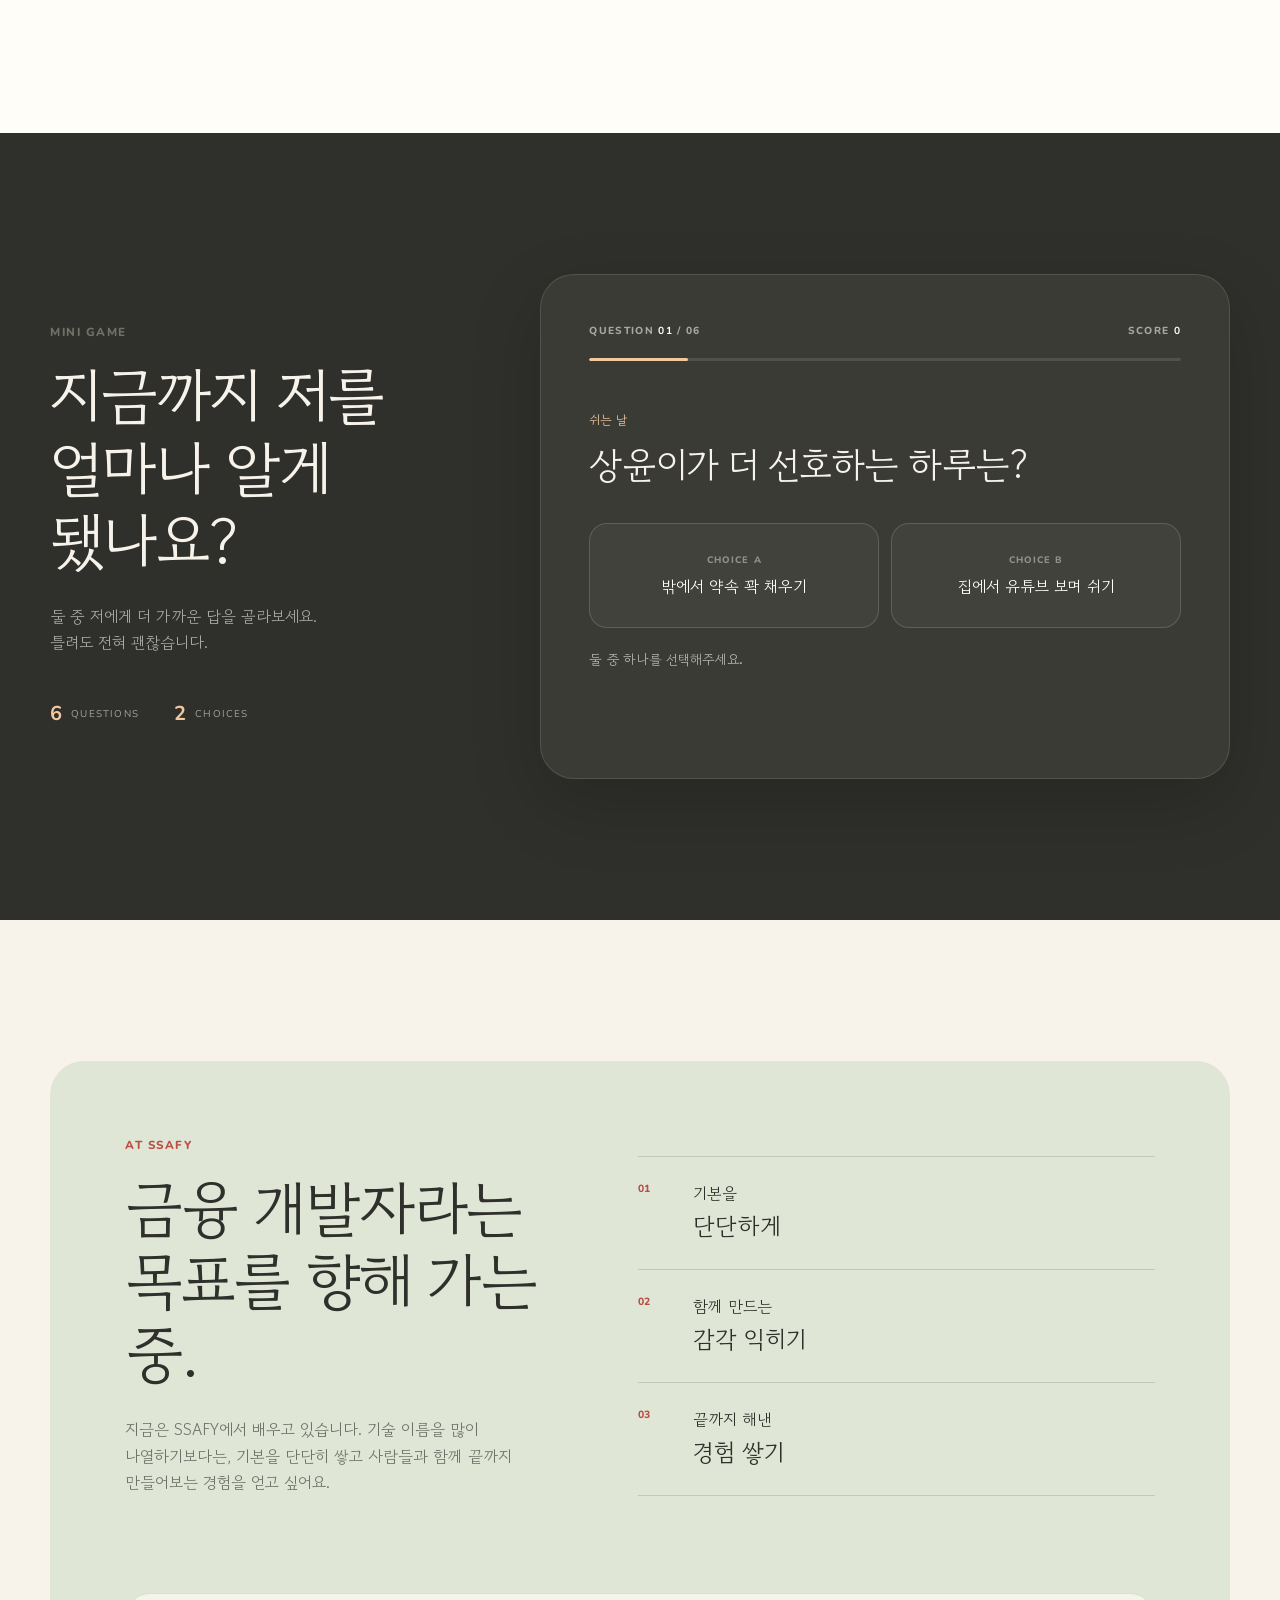
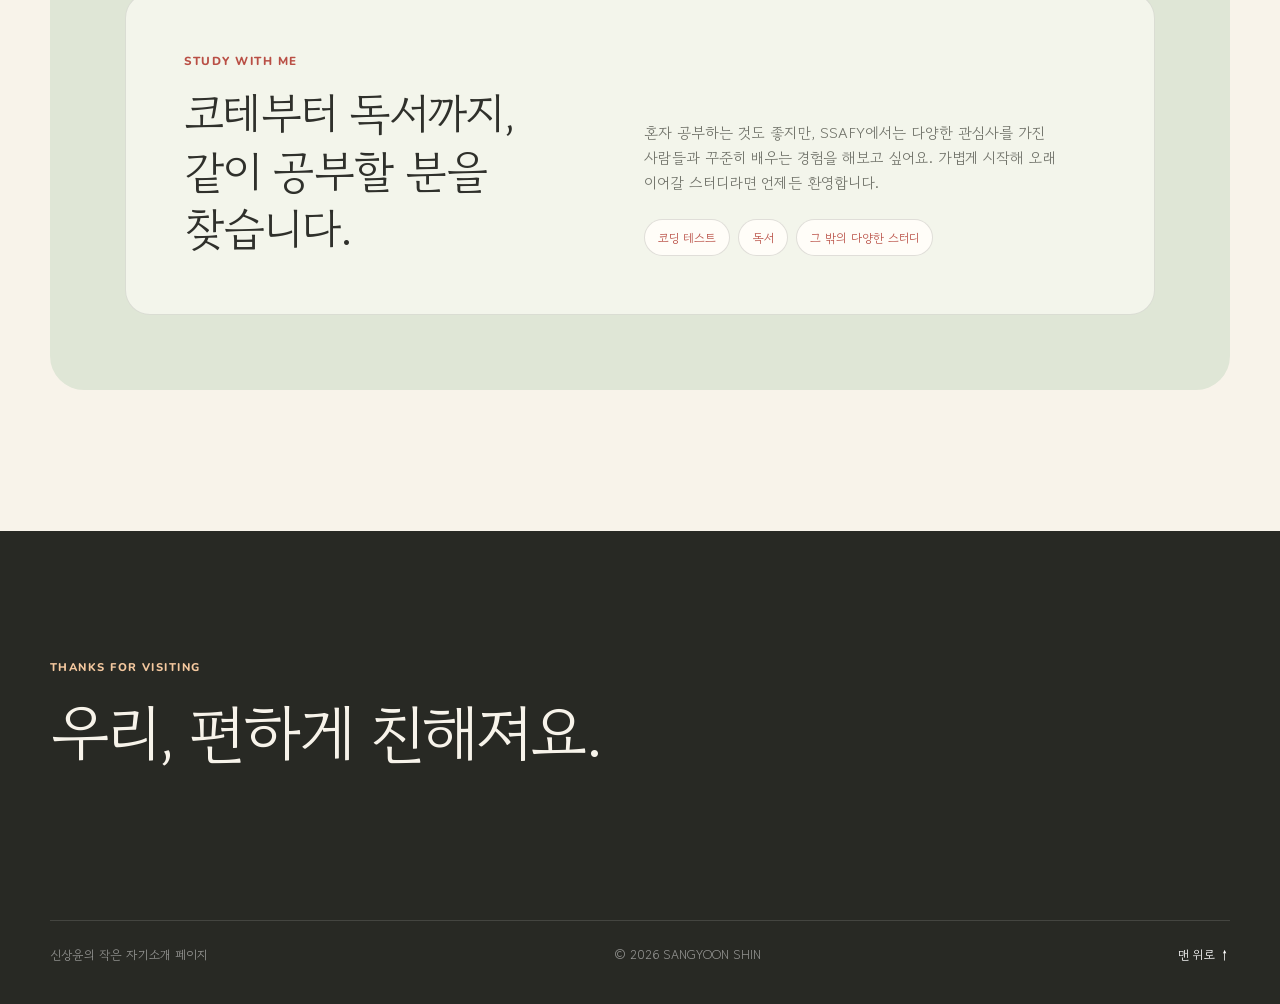
<file: html/journey.html>
<!DOCTYPE html>
<html lang="ko">
<head>
    <meta charset="UTF-8">
    <meta name="viewport" content="width=device-width, initial-scale=1.0">
    <meta http-equiv="refresh" content="0; url=../index.html#lately">
    <title>신상윤 소개로 이동합니다</title>
</head>
<body>
    <p><a href="../index.html#lately">새로운 자기소개 페이지로 이동하기</a></p>
    <script>location.replace('../index.html#lately');</script>
</body>
</html>
</file>
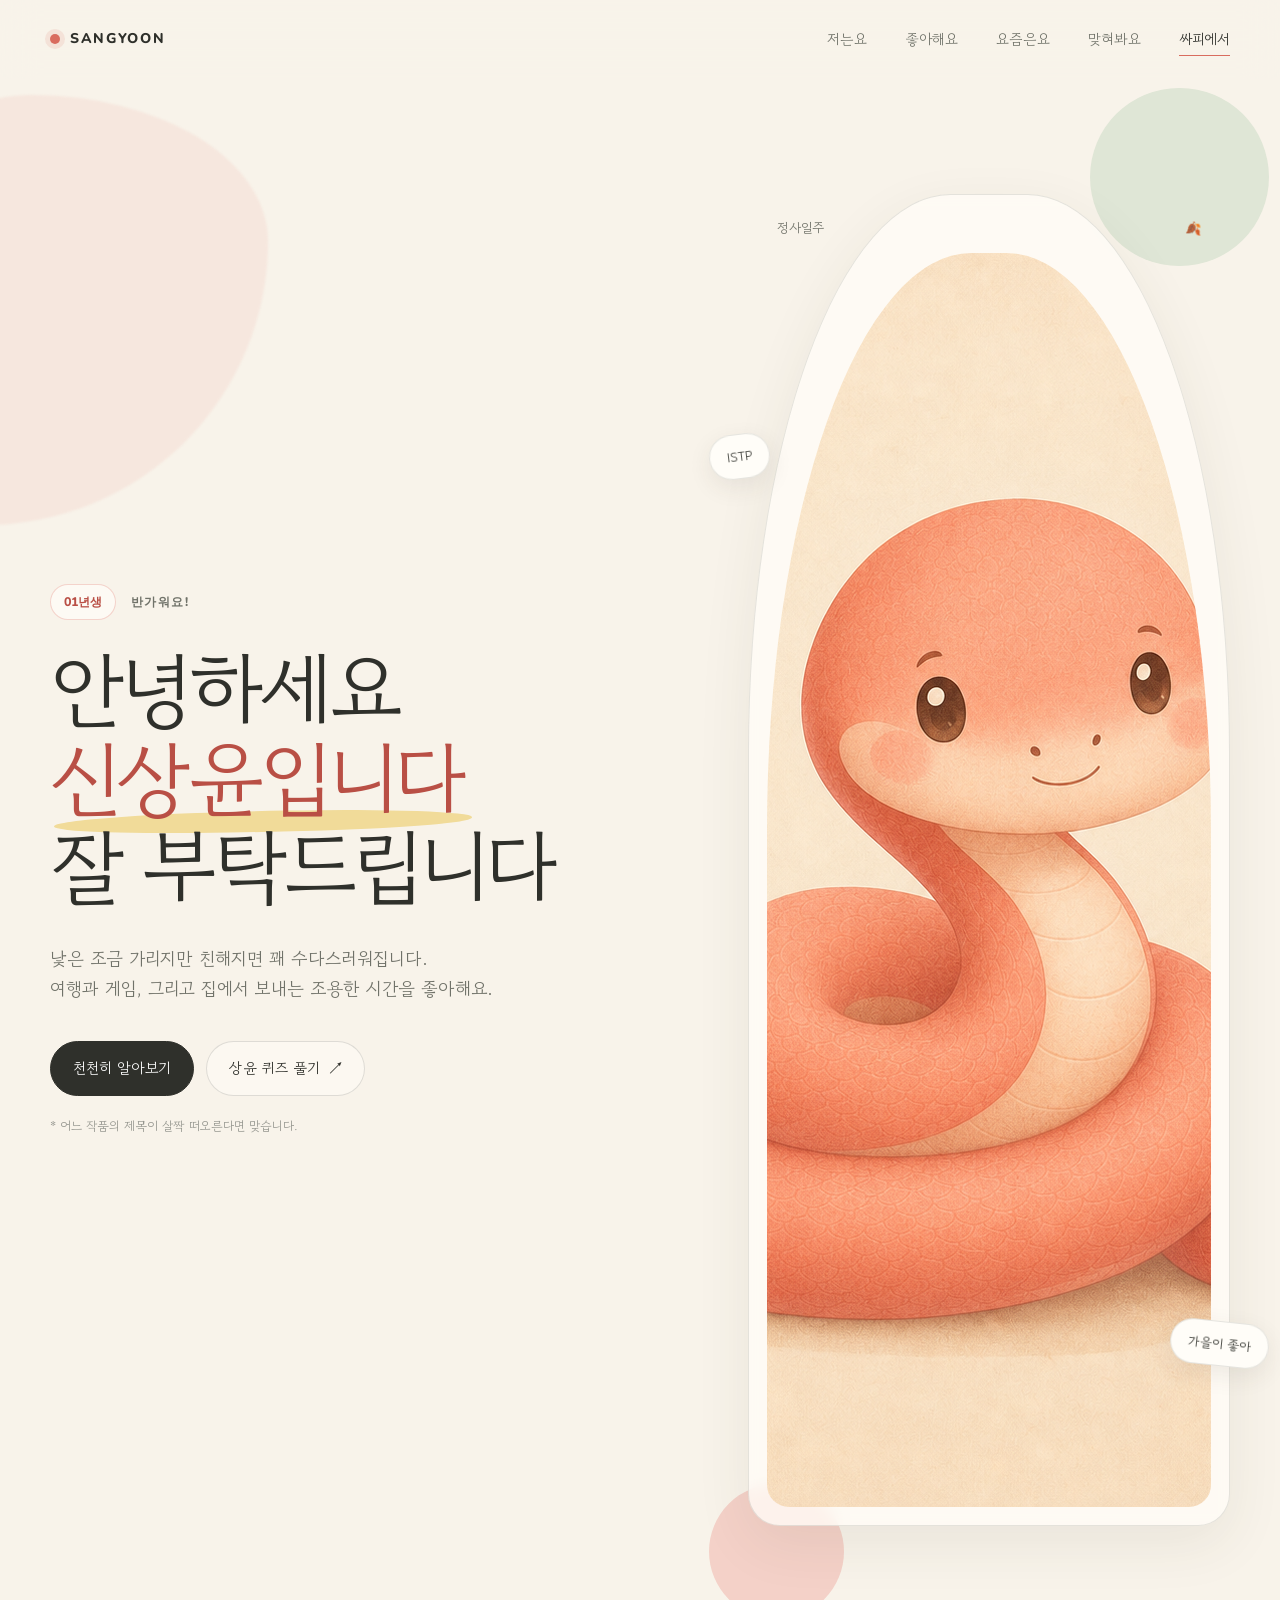
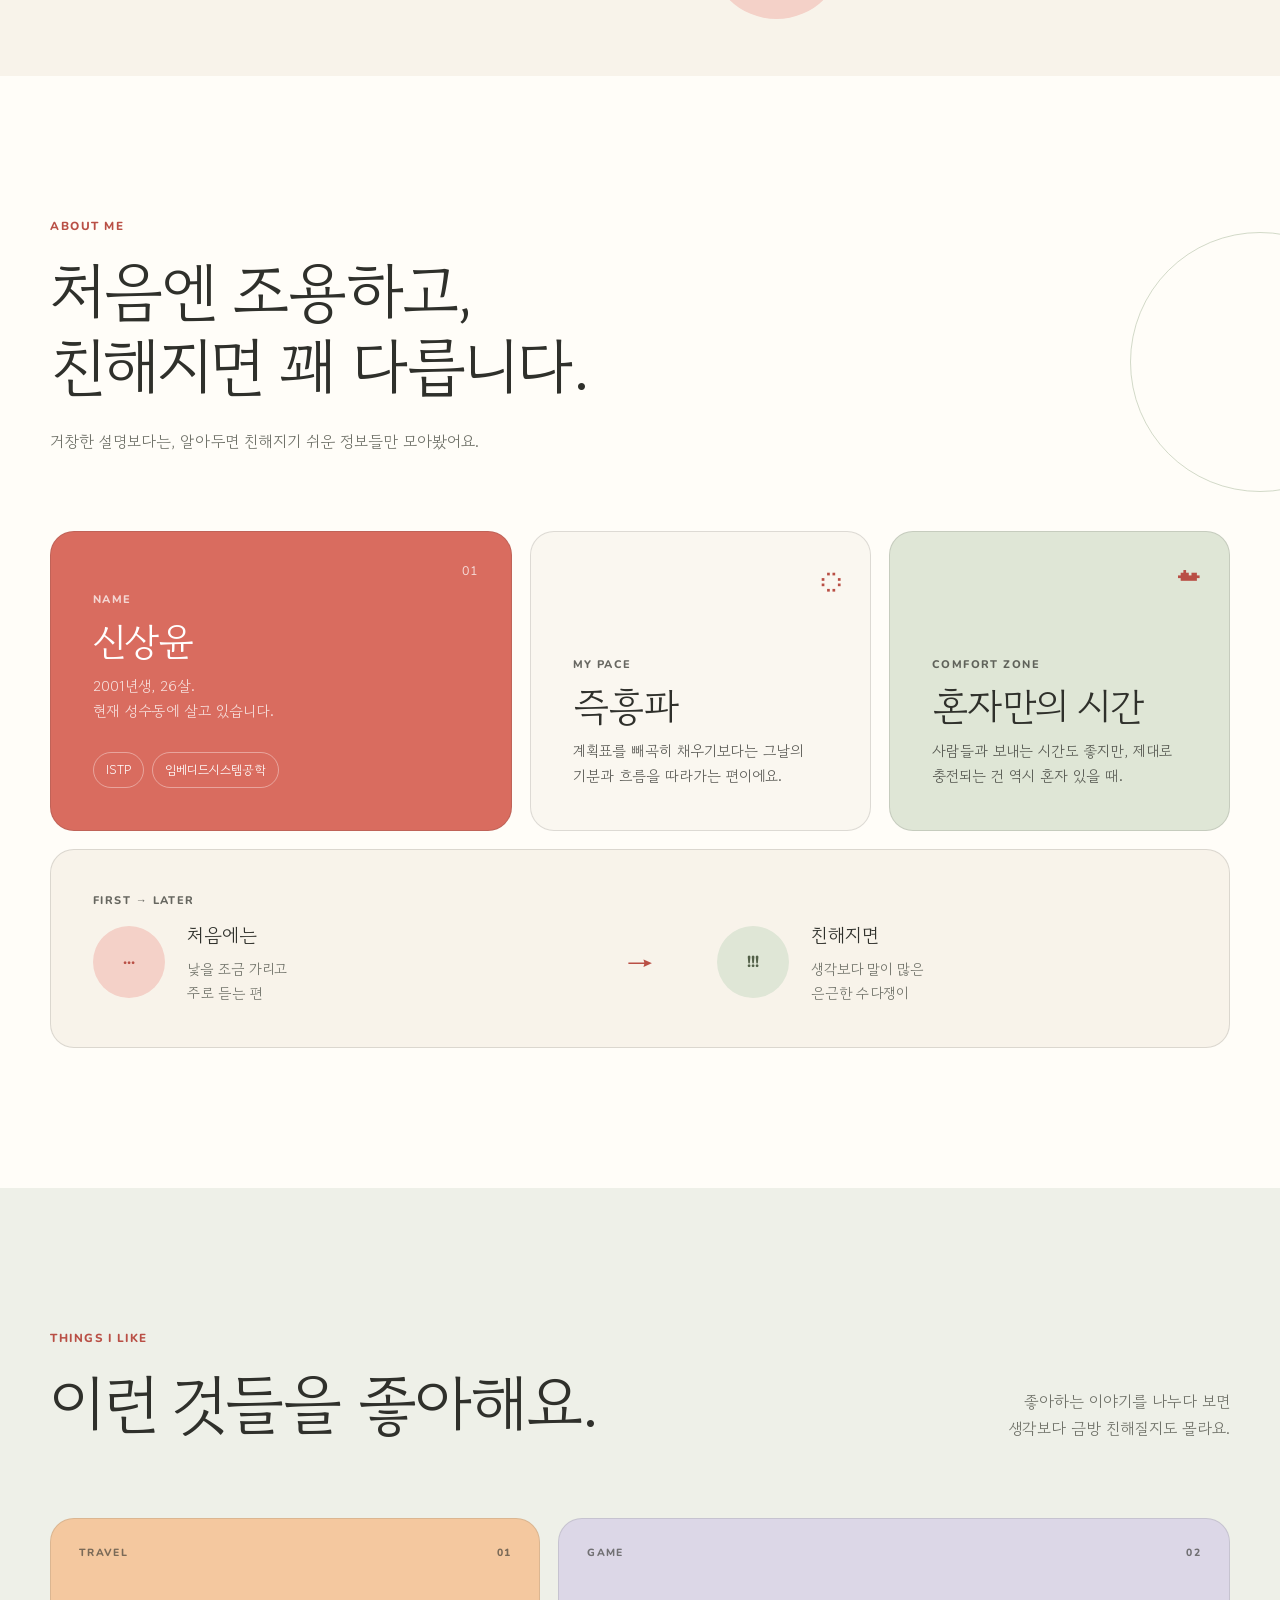
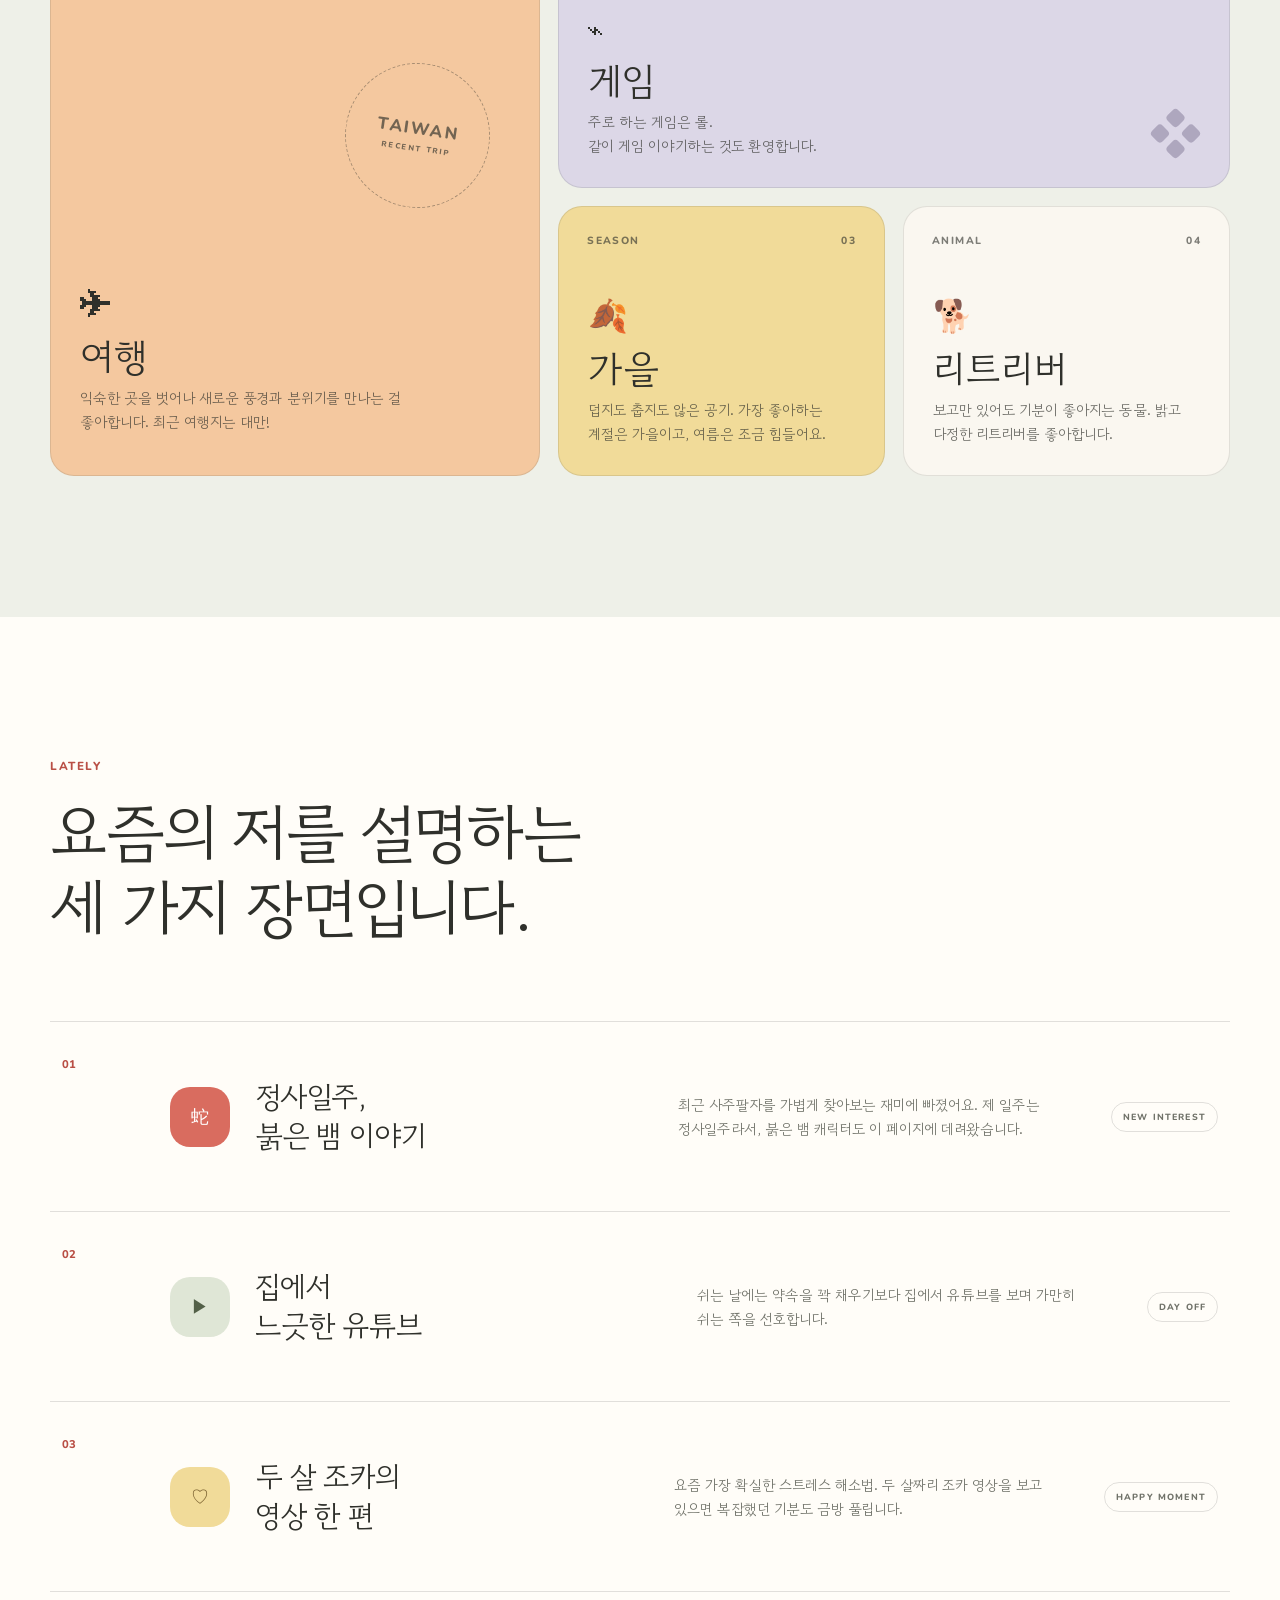
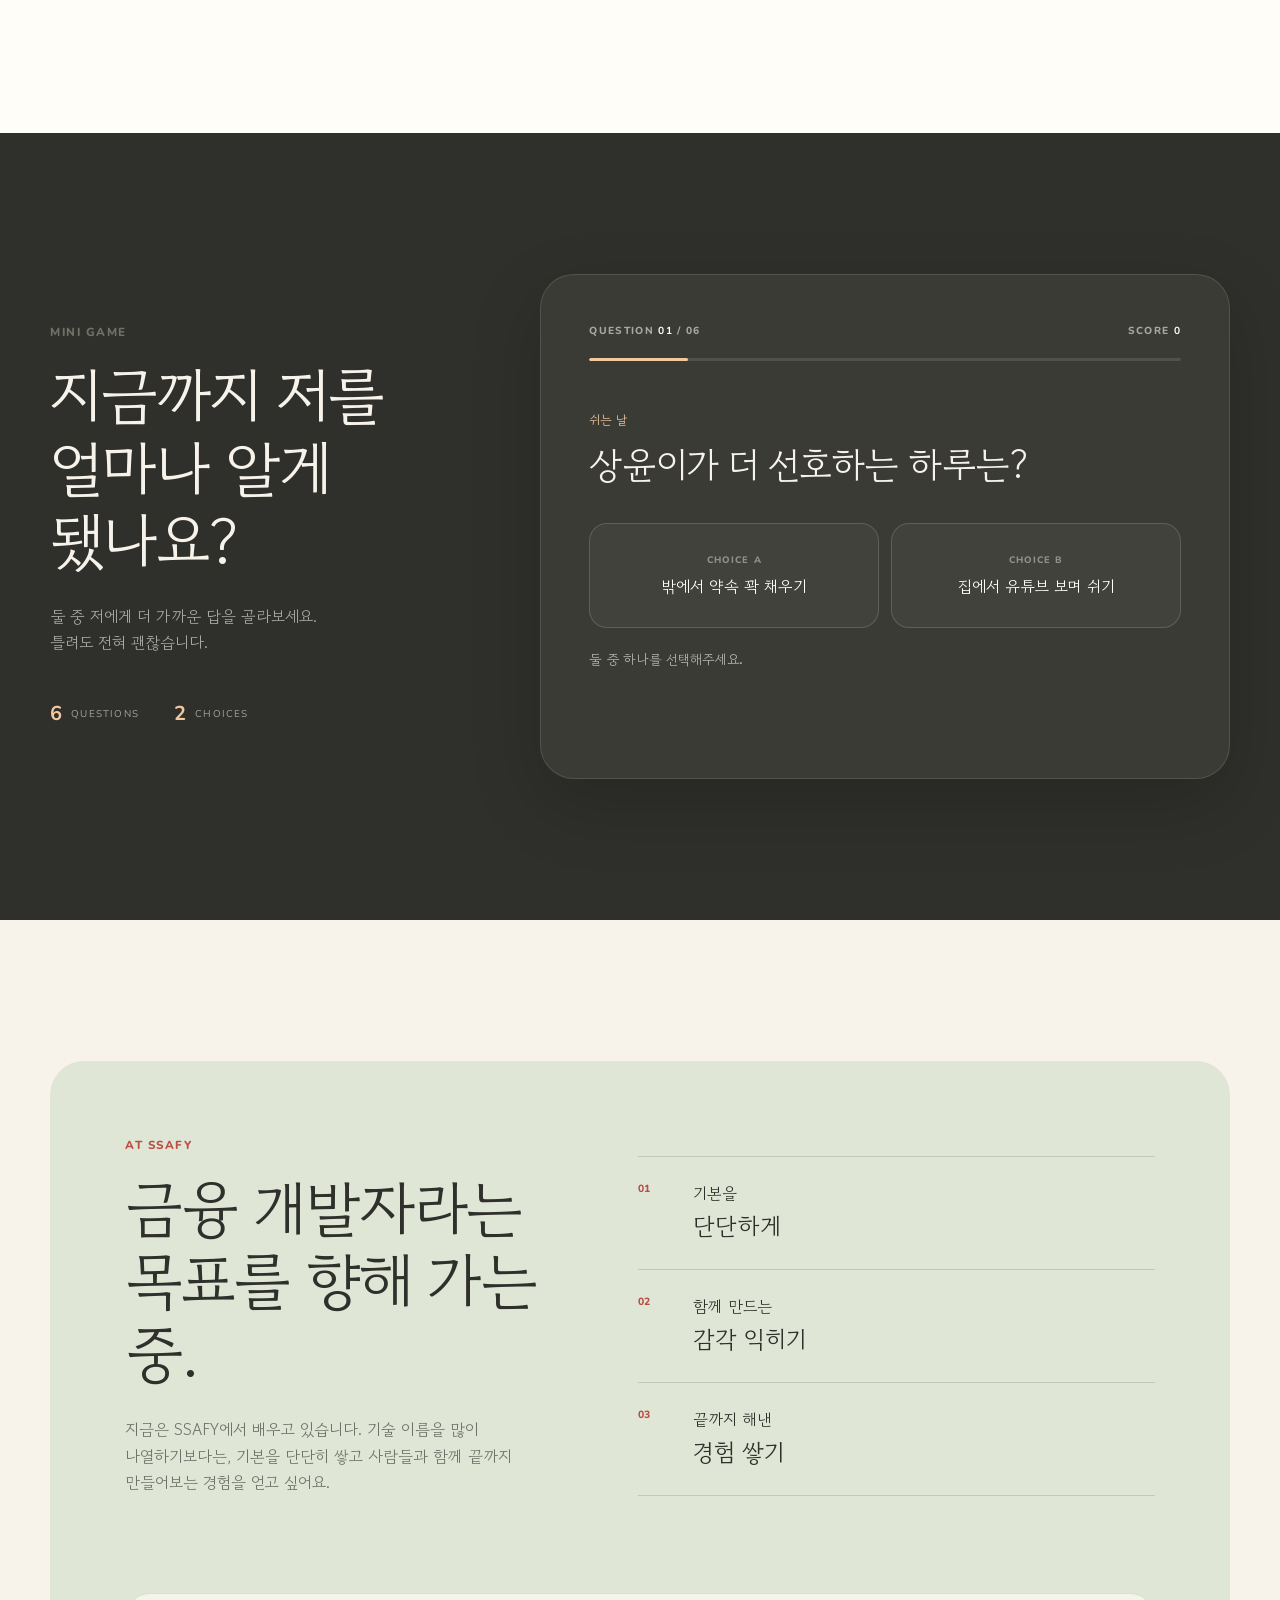
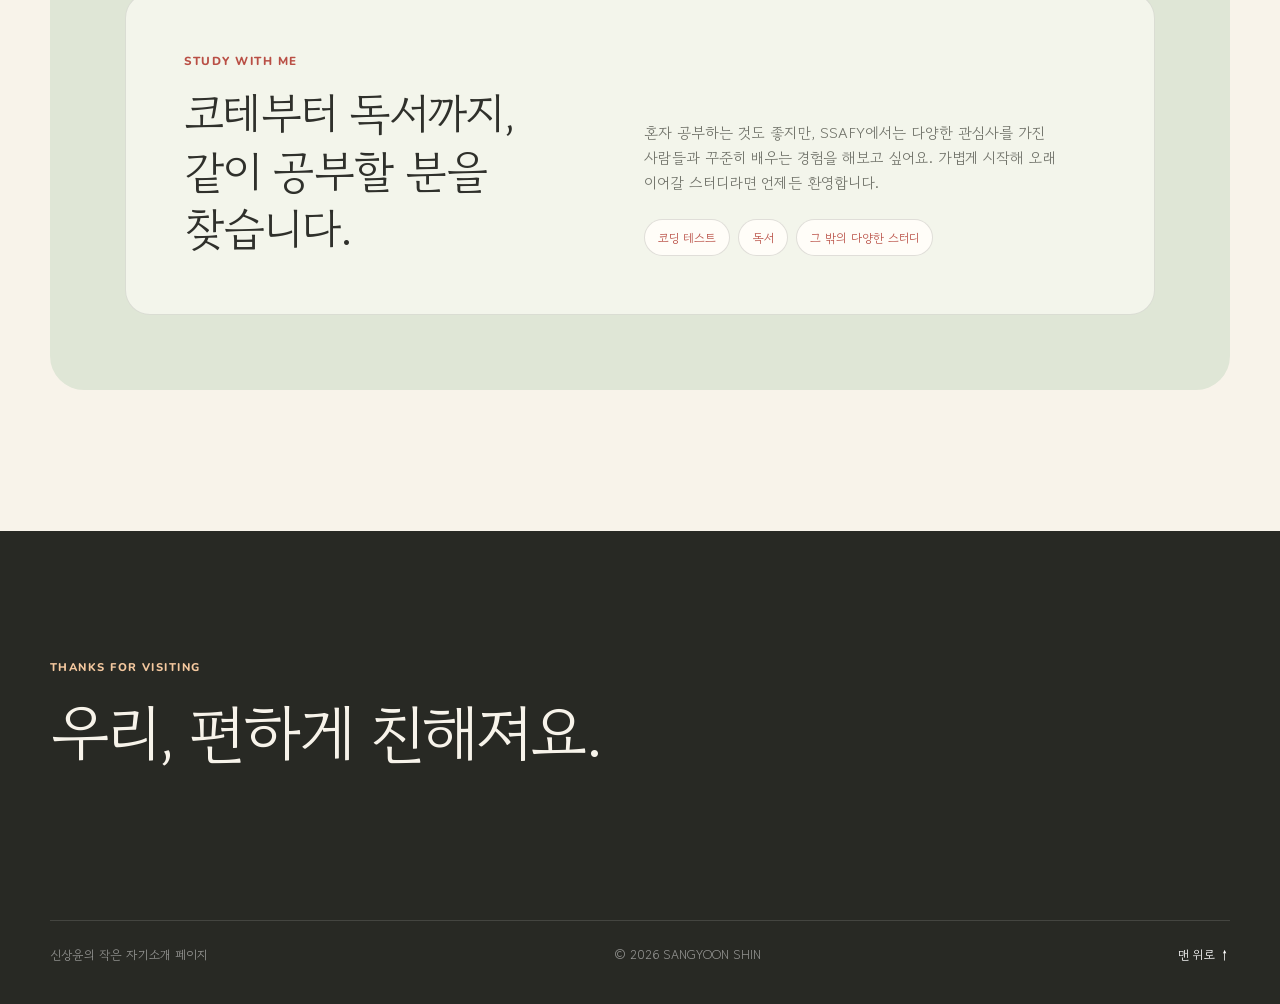
<file: html/profile.html>
<!DOCTYPE html>
<html lang="ko">
<head>
    <meta charset="UTF-8">
    <meta name="viewport" content="width=device-width, initial-scale=1.0">
    <meta http-equiv="refresh" content="0; url=../index.html#about">
    <title>신상윤 소개로 이동합니다</title>
</head>
<body>
    <p><a href="../index.html#about">새로운 자기소개 페이지로 이동하기</a></p>
    <script>location.replace('../index.html#about');</script>
</body>
</html>
</file>
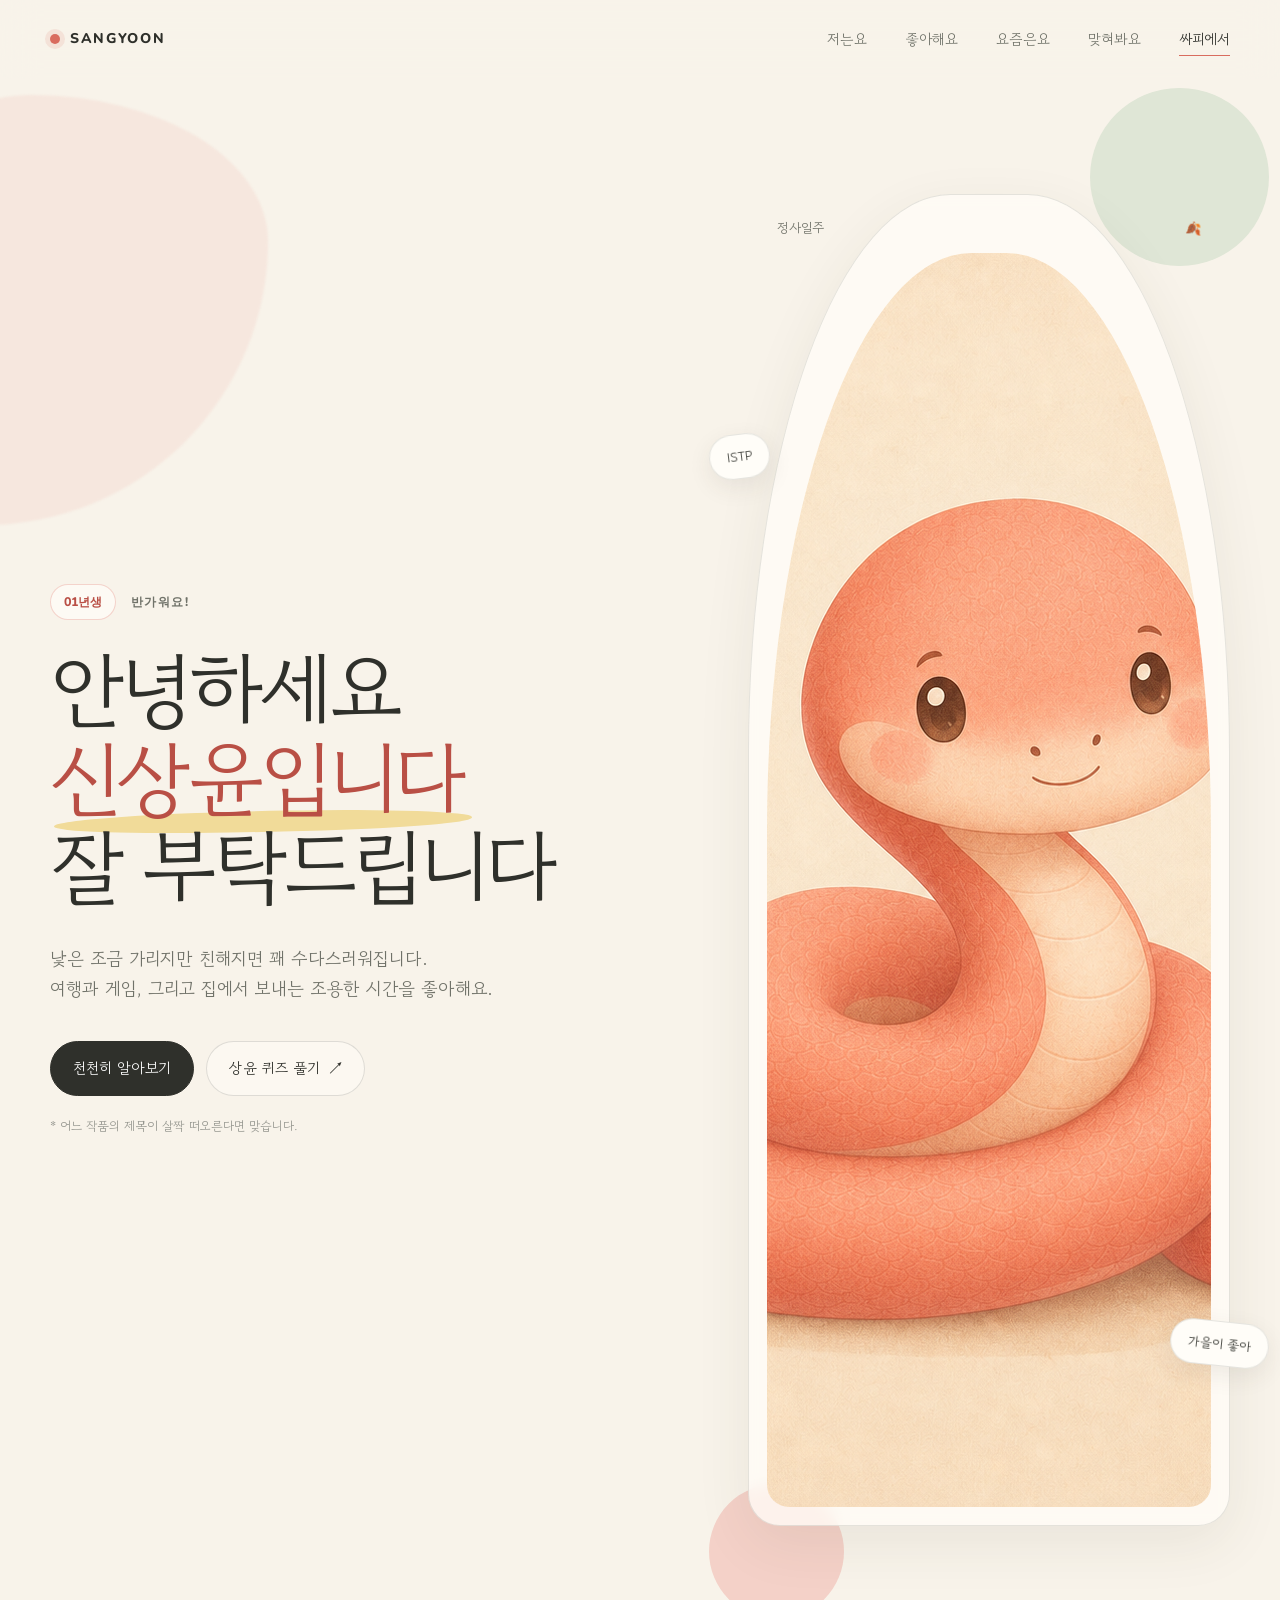
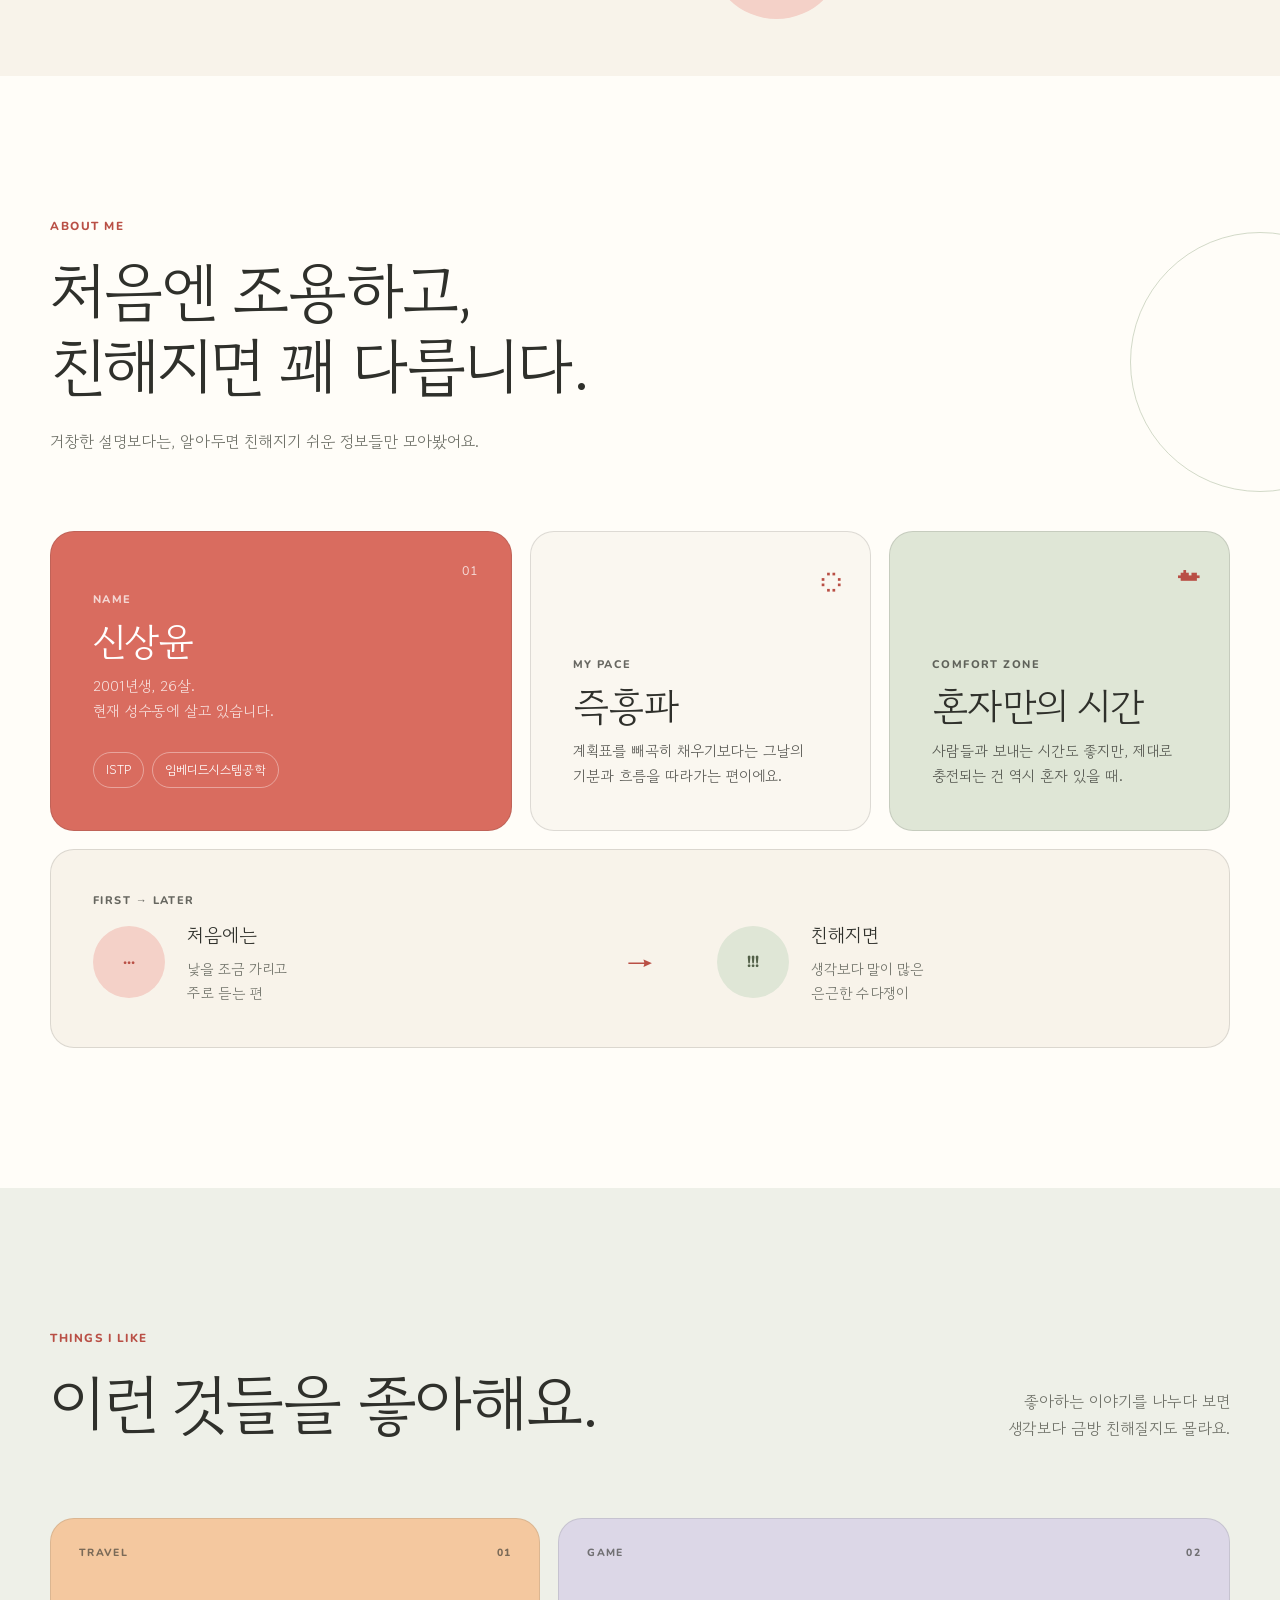
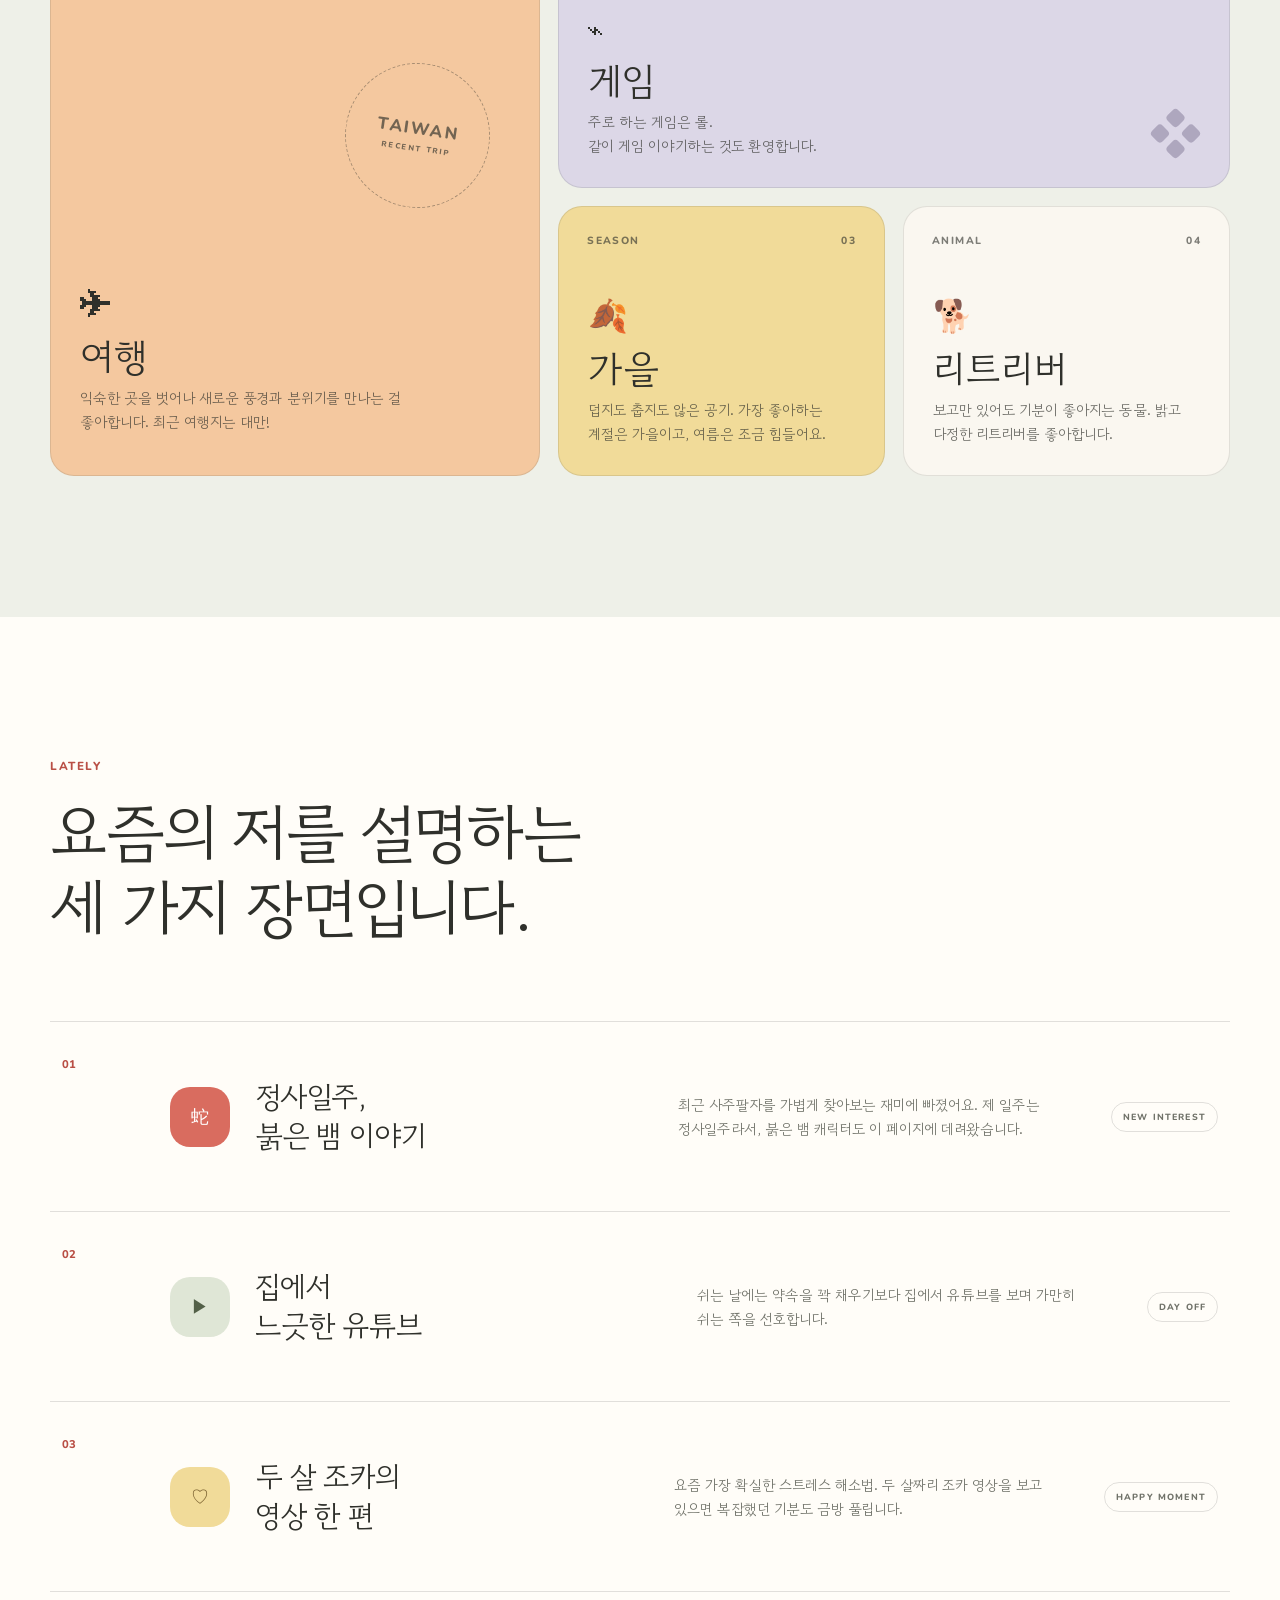
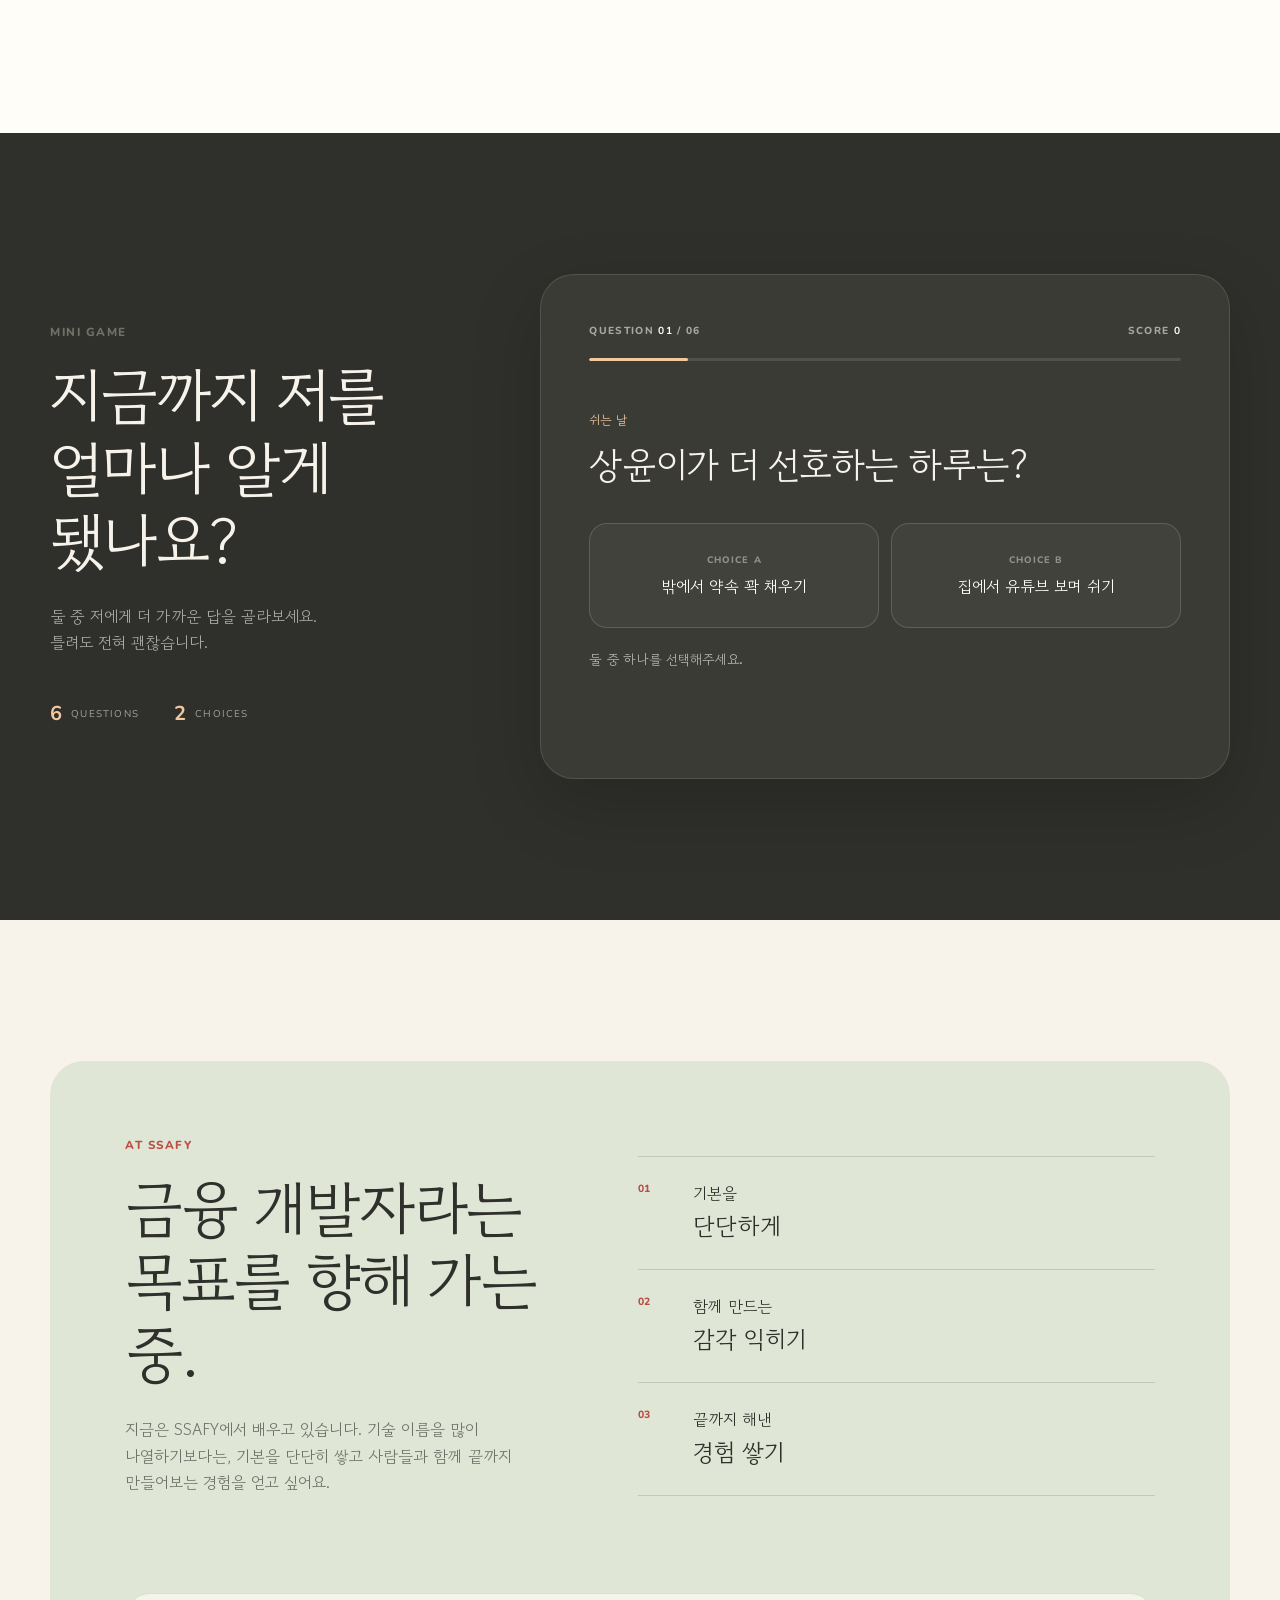
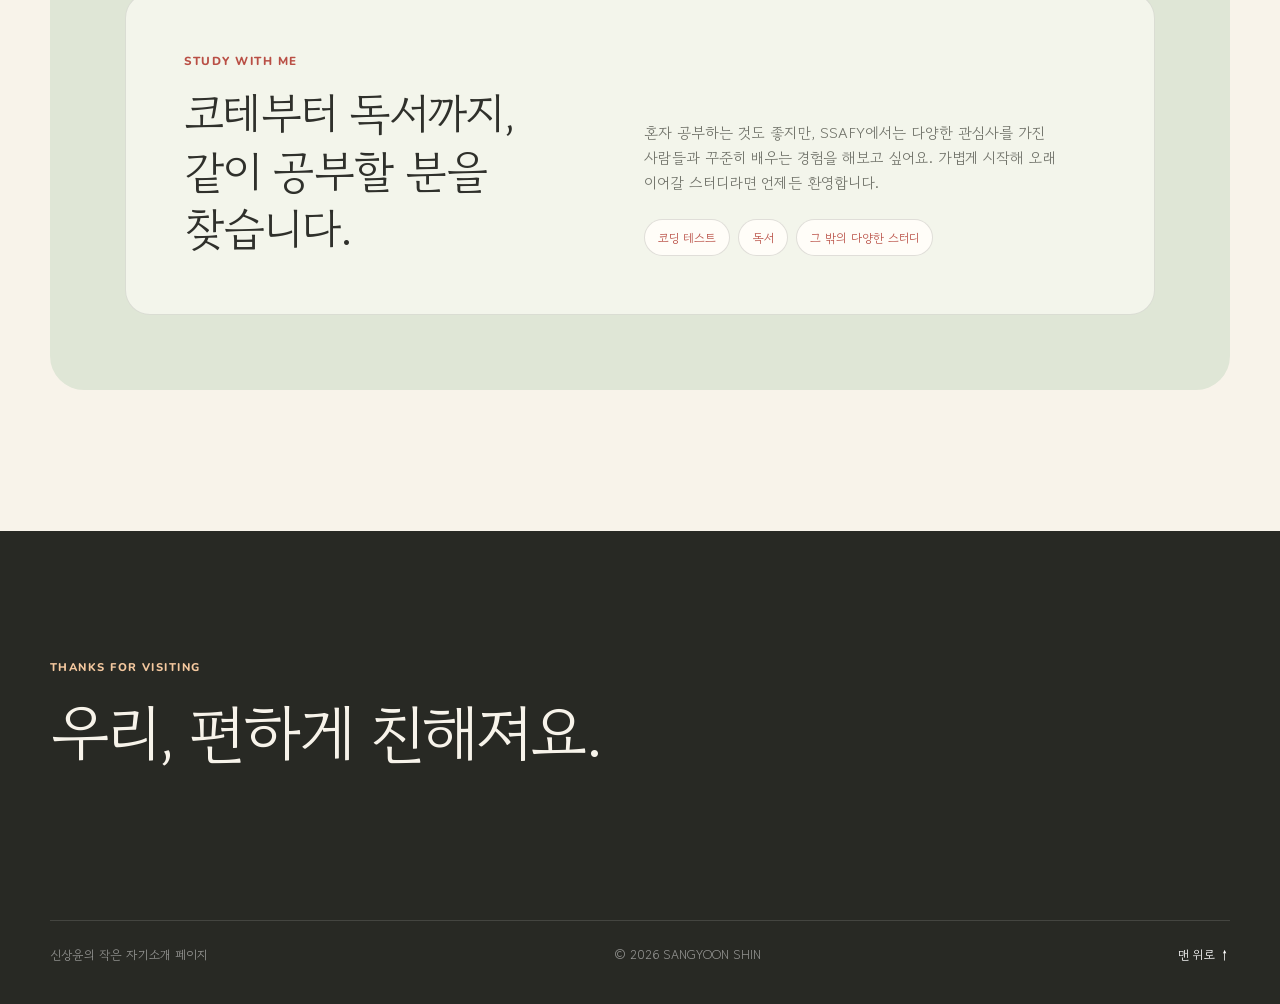
<file: html/projects.html>
<!DOCTYPE html>
<html lang="ko">
<head>
    <meta charset="UTF-8">
    <meta name="viewport" content="width=device-width, initial-scale=1.0">
    <meta http-equiv="refresh" content="0; url=../index.html#favorites">
    <title>신상윤 소개로 이동합니다</title>
</head>
<body>
    <p><a href="../index.html#favorites">새로운 자기소개 페이지로 이동하기</a></p>
    <script>location.replace('../index.html#favorites');</script>
</body>
</html>
</file>
<file: css/style.css>
:root {
    --cream: #f8f3ea;
    --paper: #fffdf8;
    --ink: #2f302b;
    --muted: #707269;
    --line: rgba(47, 48, 43, 0.14);
    --coral: #d96c5f;
    --coral-dark: #b94f45;
    --coral-soft: #f4d1c8;
    --peach: #f4c89f;
    --sage: #aebca0;
    --sage-soft: #dfe6d6;
    --yellow: #f1db99;
    --lavender: #dcd7e7;
    --radius-lg: 34px;
    --radius-md: 24px;
    --shadow: 0 18px 55px rgba(69, 59, 43, 0.08);
    --content: 1180px;
}

*,
*::before,
*::after {
    box-sizing: border-box;
}

html {
    scroll-behavior: smooth;
    scroll-padding-top: 92px;
}

body {
    margin: 0;
    min-width: 320px;
    overflow-x: hidden;
    color: var(--ink);
    background: var(--cream);
    font-family: "Gowun Dodum", "Pretendard", "Apple SD Gothic Neo", sans-serif;
    line-height: 1.65;
    word-break: keep-all;
    -webkit-font-smoothing: antialiased;
}

body.menu-open {
    overflow: hidden;
}

button,
a {
    font: inherit;
}

a {
    color: inherit;
}

button {
    color: inherit;
}

img {
    display: block;
    max-width: 100%;
}

::selection {
    color: var(--ink);
    background: var(--yellow);
}

.sr-only {
    position: absolute;
    width: 1px;
    height: 1px;
    padding: 0;
    margin: -1px;
    overflow: hidden;
    clip: rect(0, 0, 0, 0);
    white-space: nowrap;
    border: 0;
}

.skip-link {
    position: fixed;
    top: 12px;
    left: 12px;
    z-index: 9999;
    padding: 10px 16px;
    border-radius: 999px;
    color: #fff;
    background: var(--ink);
    text-decoration: none;
    transform: translateY(-150%);
    transition: transform 0.2s ease;
}

.skip-link:focus {
    transform: translateY(0);
}

.scroll-progress {
    position: fixed;
    inset: 0 0 auto;
    z-index: 1100;
    height: 3px;
    background: transparent;
}

.scroll-progress span {
    display: block;
    width: 100%;
    height: 100%;
    background: var(--coral);
    transform: scaleX(0);
    transform-origin: left;
    will-change: transform;
}

.site-header {
    position: sticky;
    top: 0;
    z-index: 1000;
    width: 100%;
    border-bottom: 1px solid transparent;
    background: rgba(248, 243, 234, 0.76);
    backdrop-filter: blur(18px);
    -webkit-backdrop-filter: blur(18px);
    transition: border-color 0.25s ease, background 0.25s ease;
}

.site-header.scrolled {
    border-color: var(--line);
    background: rgba(248, 243, 234, 0.92);
}

.nav-wrap {
    width: min(calc(100% - 40px), var(--content));
    height: 78px;
    margin: 0 auto;
    display: flex;
    align-items: center;
    justify-content: space-between;
}

.brand {
    display: inline-flex;
    align-items: center;
    gap: 10px;
    font-family: "Nunito", sans-serif;
    font-size: 0.88rem;
    font-weight: 800;
    letter-spacing: 0.12em;
    text-decoration: none;
}

.brand-dot {
    width: 10px;
    height: 10px;
    border-radius: 50%;
    background: var(--coral);
    box-shadow: 0 0 0 5px rgba(217, 108, 95, 0.13);
}

.main-nav {
    display: flex;
    align-items: center;
    gap: clamp(18px, 3vw, 38px);
}

.main-nav a {
    position: relative;
    padding: 8px 0;
    color: var(--muted);
    font-size: 0.9rem;
    text-decoration: none;
    transition: color 0.2s ease;
}

.main-nav a::after {
    content: "";
    position: absolute;
    right: 0;
    bottom: 3px;
    left: 0;
    height: 1px;
    background: var(--coral);
    transform: scaleX(0);
    transform-origin: right;
    transition: transform 0.25s ease;
}

.main-nav a:hover,
.main-nav a.active {
    color: var(--ink);
}

.main-nav a:hover::after,
.main-nav a.active::after {
    transform: scaleX(1);
    transform-origin: left;
}

.menu-button {
    display: none;
    width: 42px;
    height: 42px;
    padding: 0;
    border: 1px solid var(--line);
    border-radius: 50%;
    background: rgba(255, 253, 248, 0.7);
    cursor: pointer;
}

.menu-button span:not(.sr-only) {
    position: absolute;
    width: 17px;
    height: 1px;
    background: var(--ink);
    transition: transform 0.25s ease;
}

.menu-button span:nth-last-child(2) {
    transform: translateY(-4px);
}

.menu-button span:last-child {
    transform: translateY(4px);
}

.menu-button[aria-expanded="true"] span:nth-last-child(2) {
    transform: rotate(45deg);
}

.menu-button[aria-expanded="true"] span:last-child {
    transform: rotate(-45deg);
}

.hero {
    position: relative;
    width: min(calc(100% - 40px), var(--content));
    min-height: calc(100svh - 78px);
    margin: 0 auto;
    padding: clamp(70px, 9vw, 125px) 0 clamp(90px, 12vw, 150px);
    display: grid;
    grid-template-columns: minmax(0, 1.05fr) minmax(390px, 0.85fr);
    gap: clamp(50px, 8vw, 110px);
    align-items: center;
}

.hero::before {
    content: "";
    position: absolute;
    top: 1%;
    left: -18%;
    width: 430px;
    aspect-ratio: 1;
    border-radius: 45% 55% 66% 34% / 54% 34% 66% 46%;
    background: rgba(244, 209, 200, 0.34);
    filter: blur(1px);
    pointer-events: none;
}

.hero-copy {
    position: relative;
    z-index: 2;
}

.eyebrow,
.section-kicker,
.small-label,
.favorite-topline,
.row-tag,
.quiz-count,
.quiz-score,
.footer-kicker {
    font-family: "Nunito", sans-serif;
    font-weight: 800;
    letter-spacing: 0.13em;
}

.eyebrow {
    margin: 0 0 24px;
    color: var(--muted);
    font-size: 0.78rem;
}

.eyebrow span {
    display: inline-block;
    margin-right: 10px;
    padding: 7px 13px;
    border: 1px solid rgba(217, 108, 95, 0.28);
    border-radius: 999px;
    color: var(--coral-dark);
    background: rgba(255, 253, 248, 0.7);
    letter-spacing: 0;
}

.hero h1 {
    max-width: 720px;
    margin: 0;
    font-size: clamp(3.1rem, 6.4vw, 6.35rem);
    font-weight: 400;
    line-height: 1.08;
    letter-spacing: -0.055em;
}

.hero h1 em {
    position: relative;
    color: var(--coral-dark);
    font-style: normal;
}

.hero h1 em::after {
    content: "";
    position: absolute;
    right: -2%;
    bottom: 3%;
    left: 1%;
    z-index: -1;
    height: 18%;
    border-radius: 99% 80% 90% 75%;
    background: var(--yellow);
    transform: rotate(-1deg);
}

.hero-description {
    margin: 34px 0 0;
    color: var(--muted);
    font-size: clamp(1rem, 1.5vw, 1.13rem);
}

.hero-actions {
    margin-top: 38px;
    display: flex;
    flex-wrap: wrap;
    gap: 12px;
}

.button {
    min-height: 52px;
    padding: 14px 22px;
    display: inline-flex;
    align-items: center;
    justify-content: center;
    gap: 9px;
    border: 1px solid var(--ink);
    border-radius: 999px;
    font-size: 0.92rem;
    text-decoration: none;
    transition: transform 0.22s ease, box-shadow 0.22s ease, background 0.22s ease;
}

.button-primary {
    color: #fff;
    background: var(--ink);
}

.button-ghost {
    border-color: var(--line);
    background: rgba(255, 253, 248, 0.52);
}

.hero-footnote {
    margin: 20px 0 0;
    color: #95968f;
    font-size: 0.78rem;
}

.hero-visual {
    --tilt-x: 0deg;
    --tilt-y: 0deg;
    position: relative;
    width: min(100%, 500px);
    justify-self: end;
    perspective: 1000px;
}

.hero-card {
    position: relative;
    z-index: 2;
    padding: 18px;
    border: 1px solid rgba(47, 48, 43, 0.12);
    border-radius: 42% 42% 32px 32px;
    background: rgba(255, 253, 248, 0.76);
    box-shadow: var(--shadow);
    transform: rotateX(var(--tilt-x)) rotateY(var(--tilt-y));
    transition: transform 0.12s ease-out;
    backdrop-filter: blur(7px);
}

.hero-card-label {
    padding: 4px 10px 14px;
    display: flex;
    justify-content: space-between;
    color: var(--muted);
    font-size: 0.82rem;
}

.hero-card img {
    width: 100%;
    aspect-ratio: 1;
    border-radius: 46% 46% 22px 22px;
    object-fit: cover;
}

.hero-card > p {
    margin: 0;
    padding: 20px 8px 9px;
    color: var(--muted);
    text-align: center;
    font-size: 0.92rem;
    line-height: 1.55;
}

.hero-card > p strong {
    color: var(--coral-dark);
    font-weight: 400;
}

.floating-note {
    position: absolute;
    z-index: 3;
    padding: 11px 17px;
    border: 1px solid rgba(47, 48, 43, 0.12);
    border-radius: 999px;
    background: var(--paper);
    box-shadow: 0 8px 25px rgba(69, 59, 43, 0.09);
    font-size: 0.8rem;
}

.note-top {
    top: 18%;
    left: -8%;
    transform: rotate(-7deg);
}

.note-bottom {
    right: -8%;
    bottom: 12%;
    transform: rotate(6deg);
}

.orbit {
    position: absolute;
    border-radius: 50%;
    pointer-events: none;
}

.orbit-one {
    top: -8%;
    right: -8%;
    width: 37%;
    aspect-ratio: 1;
    background: var(--sage-soft);
}

.orbit-two {
    bottom: -7%;
    left: -8%;
    width: 28%;
    aspect-ratio: 1;
    background: var(--coral-soft);
}

.section {
    position: relative;
    padding: clamp(90px, 11vw, 150px) max(20px, calc((100vw - var(--content)) / 2));
    scroll-margin-top: 60px;
}

.section-heading {
    max-width: 620px;
    margin-bottom: clamp(45px, 6vw, 78px);
}

.section-heading-row {
    max-width: none;
    display: flex;
    align-items: flex-end;
    justify-content: space-between;
    gap: 40px;
}

.section-kicker {
    margin: 0 0 17px;
    color: var(--coral-dark);
    font-size: 0.73rem;
}

.section-heading h2,
.quiz-intro h2,
.ssafy-copy h2,
.footer h2 {
    margin: 0;
    font-size: clamp(2.4rem, 5vw, 4.75rem);
    font-weight: 400;
    line-height: 1.18;
    letter-spacing: -0.05em;
}

.section-heading > p:last-child,
.section-heading-row > p,
.quiz-intro > p,
.ssafy-copy > p:last-child {
    color: var(--muted);
}

.section-heading > p:last-child {
    margin: 24px 0 0;
}

.section-heading-row > p {
    margin: 0 0 5px;
    text-align: right;
}

.about {
    overflow: hidden;
    background: var(--paper);
}

.about::after {
    content: "";
    position: absolute;
    top: 14%;
    right: -110px;
    width: 260px;
    aspect-ratio: 1;
    border: 1px solid rgba(174, 188, 160, 0.55);
    border-radius: 50%;
}

.about-grid {
    position: relative;
    z-index: 1;
    max-width: var(--content);
    margin: 0 auto;
    display: grid;
    grid-template-columns: 1.15fr 0.85fr 0.85fr;
    gap: 18px;
}

.profile-card {
    position: relative;
    min-height: 300px;
    padding: clamp(27px, 3.5vw, 42px);
    border: 1px solid var(--line);
    border-radius: var(--radius-md);
    display: flex;
    flex-direction: column;
    justify-content: flex-end;
    background: #faf7f0;
    overflow: hidden;
}

.profile-card-main {
    color: #fff;
    background: var(--coral);
}

.profile-card-soft {
    background: var(--sage-soft);
}

.profile-card-wide {
    grid-column: 1 / -1;
    min-height: auto;
    background: var(--cream);
}

.card-number {
    position: absolute;
    top: 29px;
    right: 32px;
    font-family: "Nunito", sans-serif;
    font-size: 0.78rem;
    letter-spacing: 0.1em;
    opacity: 0.75;
}

.card-icon {
    position: absolute;
    top: 25px;
    right: 29px;
    color: var(--coral-dark);
    font-size: 2.7rem;
    line-height: 1;
}

.small-label {
    margin: 0 0 10px;
    font-size: 0.69rem;
    opacity: 0.72;
}

.profile-card h3 {
    margin: 0 0 13px;
    font-size: clamp(1.7rem, 3vw, 2.7rem);
    font-weight: 400;
    line-height: 1.1;
    letter-spacing: -0.04em;
}

.card-copy {
    margin: 0;
    color: currentColor;
    font-size: 0.93rem;
    opacity: 0.77;
}

.profile-chips {
    margin-top: 28px;
    display: flex;
    flex-wrap: wrap;
    gap: 8px;
}

.profile-chips span {
    padding: 7px 12px;
    border: 1px solid rgba(255, 255, 255, 0.38);
    border-radius: 999px;
    font-size: 0.78rem;
}

.mood-change {
    display: grid;
    grid-template-columns: 1fr auto 1fr;
    gap: clamp(20px, 5vw, 70px);
    align-items: center;
}

.mood-change > div {
    display: grid;
    grid-template-columns: auto 1fr;
    grid-template-rows: auto auto;
    column-gap: 22px;
    align-items: center;
}

.mood-change > div > span {
    grid-row: 1 / 3;
    width: 72px;
    aspect-ratio: 1;
    border-radius: 50%;
    display: grid;
    place-items: center;
    color: var(--coral-dark);
    background: var(--coral-soft);
    font-family: "Nunito", sans-serif;
    font-weight: 800;
}

.mood-change > div:last-child > span {
    color: #526048;
    background: var(--sage-soft);
}

.mood-change strong {
    font-size: 1.2rem;
    font-weight: 400;
}

.mood-change p {
    margin: 5px 0 0;
    color: var(--muted);
    font-size: 0.9rem;
}

.mood-arrow {
    color: var(--coral-dark);
    font-size: 1.8rem;
}

.favorites {
    background: #eef0e8;
}

.favorites-grid {
    max-width: var(--content);
    margin: 0 auto;
    display: grid;
    grid-template-columns: 1.2fr 0.8fr 0.8fr;
    grid-template-rows: repeat(2, minmax(270px, auto));
    gap: 18px;
}

.favorite-card {
    position: relative;
    min-height: 270px;
    padding: 29px;
    border: 1px solid rgba(47, 48, 43, 0.12);
    border-radius: var(--radius-md);
    display: flex;
    flex-direction: column;
    justify-content: flex-end;
    overflow: hidden;
}

.favorite-topline {
    position: absolute;
    top: 25px;
    right: 28px;
    left: 28px;
    display: flex;
    justify-content: space-between;
    color: rgba(47, 48, 43, 0.62);
    font-size: 0.65rem;
}

.favorite-emoji {
    display: block;
    margin-bottom: 17px;
    font-family: sans-serif;
    font-size: 2rem;
    line-height: 1;
}

.favorite-card h3 {
    margin: 0 0 11px;
    font-size: clamp(1.8rem, 3vw, 2.5rem);
    font-weight: 400;
    line-height: 1;
}

.favorite-card p {
    max-width: 360px;
    margin: 0;
    color: rgba(47, 48, 43, 0.7);
    font-size: 0.9rem;
}

.favorite-travel {
    grid-row: 1 / 3;
    padding-bottom: 41px;
    background: var(--peach);
}

.travel-stamp {
    position: absolute;
    top: 26%;
    right: 10%;
    width: 145px;
    aspect-ratio: 1;
    border: 1px dashed rgba(47, 48, 43, 0.38);
    border-radius: 50%;
    display: grid;
    place-content: center;
    color: rgba(47, 48, 43, 0.66);
    font-family: "Nunito", sans-serif;
    font-size: 1.05rem;
    font-weight: 800;
    letter-spacing: 0.1em;
    text-align: center;
    transform: rotate(8deg);
}

.travel-stamp small {
    font-size: 0.48rem;
}

.favorite-game {
    grid-column: 2 / 4;
    background: var(--lavender);
}

.favorite-game p {
    max-width: 450px;
}

.pixel-dots {
    position: absolute;
    right: 35px;
    bottom: 35px;
    display: grid;
    grid-template-columns: repeat(2, 15px);
    gap: 7px;
    transform: rotate(45deg);
}

.pixel-dots i {
    width: 15px;
    height: 15px;
    border-radius: 4px;
    background: rgba(85, 75, 112, 0.34);
}

.favorite-autumn {
    background: var(--yellow);
}

.favorite-dog {
    background: #faf7f0;
}

.lately {
    background: var(--paper);
}

.lately-list {
    max-width: var(--content);
    margin: 0 auto;
    border-top: 1px solid var(--line);
}

.lately-row {
    min-height: 190px;
    padding: 34px 12px;
    border-bottom: 1px solid var(--line);
    display: grid;
    grid-template-columns: 50px 1.2fr 1fr auto;
    gap: clamp(25px, 4.5vw, 72px);
    align-items: center;
    transition: background 0.25s ease, padding 0.25s ease;
}

.lately-index {
    align-self: start;
    color: var(--coral-dark);
    font-family: "Nunito", sans-serif;
    font-size: 0.7rem;
    font-weight: 800;
}

.lately-title-wrap {
    display: flex;
    align-items: center;
    gap: 25px;
}

.mini-icon {
    flex: 0 0 60px;
    width: 60px;
    height: 60px;
    border-radius: 20px;
    display: grid;
    place-items: center;
    color: var(--coral-dark);
    background: var(--coral-soft);
    font-family: sans-serif;
    font-size: 1.15rem;
}

.snake-mini {
    color: #fff;
    background: var(--coral);
}

.lately-row:nth-child(2) .mini-icon {
    color: #536048;
    background: var(--sage-soft);
}

.lately-row:nth-child(3) .mini-icon {
    color: #7c6331;
    background: var(--yellow);
}

.lately-row h3 {
    margin: 0;
    font-size: clamp(1.3rem, 2.5vw, 1.85rem);
    font-weight: 400;
    line-height: 1.3;
    letter-spacing: -0.035em;
}

.lately-row > p {
    margin: 0;
    color: var(--muted);
    font-size: 0.9rem;
}

.row-tag {
    padding: 7px 11px;
    border: 1px solid var(--line);
    border-radius: 999px;
    color: var(--muted);
    font-size: 0.56rem;
    white-space: nowrap;
}

.quiz-section {
    display: grid;
    grid-template-columns: minmax(260px, 0.72fr) minmax(430px, 1.28fr);
    gap: clamp(50px, 8vw, 110px);
    align-items: center;
    color: #f7f3ea;
    background: var(--ink);
}

.quiz-intro h2 {
    font-size: clamp(2.5rem, 4.8vw, 4.4rem);
}

.quiz-intro > p:not(.section-kicker) {
    margin: 26px 0 0;
    color: rgba(255, 255, 255, 0.58);
}

.quiz-stats {
    margin-top: 42px;
    display: flex;
    gap: 35px;
    color: rgba(255, 255, 255, 0.55);
    font-family: "Nunito", sans-serif;
    font-size: 0.62rem;
    letter-spacing: 0.12em;
}

.quiz-stats span {
    display: flex;
    align-items: center;
    gap: 8px;
}

.quiz-stats strong {
    color: var(--peach);
    font-size: 1.25rem;
}

.quiz-card {
    min-height: 505px;
    padding: clamp(26px, 4vw, 48px);
    border: 1px solid rgba(255, 255, 255, 0.12);
    border-radius: var(--radius-lg);
    background: #3a3b35;
    box-shadow: 0 25px 70px rgba(0, 0, 0, 0.17);
}

.quiz-card-top {
    display: flex;
    justify-content: space-between;
    color: rgba(255, 255, 255, 0.55);
    font-size: 0.64rem;
}

.quiz-card-top b {
    color: #fff;
}

.quiz-progress {
    height: 3px;
    margin-top: 18px;
    border-radius: 99px;
    background: rgba(255, 255, 255, 0.11);
    overflow: hidden;
}

.quiz-progress span {
    display: block;
    width: 16.666%;
    height: 100%;
    border-radius: inherit;
    background: var(--peach);
    transition: width 0.4s ease;
}

.quiz-content {
    min-height: 365px;
    padding-top: 49px;
    display: flex;
    flex-direction: column;
}

.quiz-question-kicker {
    margin: 0 0 9px;
    color: var(--peach);
    font-size: 0.78rem;
}

.quiz-question {
    margin: 0;
    font-size: clamp(1.55rem, 3vw, 2.3rem);
    font-weight: 400;
    line-height: 1.35;
    letter-spacing: -0.035em;
}

.quiz-options {
    margin-top: 34px;
    display: grid;
    grid-template-columns: repeat(2, 1fr);
    gap: 12px;
}

.quiz-option {
    min-height: 105px;
    padding: 18px;
    border: 1px solid rgba(255, 255, 255, 0.15);
    border-radius: 18px;
    color: #fff;
    background: rgba(255, 255, 255, 0.04);
    cursor: pointer;
    transition: border-color 0.2s ease, background 0.2s ease, transform 0.2s ease;
}

.quiz-option small {
    display: block;
    margin-bottom: 5px;
    color: rgba(255, 255, 255, 0.42);
    font-family: "Nunito", sans-serif;
    font-size: 0.59rem;
    font-weight: 800;
    letter-spacing: 0.12em;
}

.quiz-option:disabled {
    cursor: default;
}

.quiz-option.correct {
    border-color: var(--sage);
    color: #1f2b1c;
    background: var(--sage-soft);
}

.quiz-option.wrong {
    border-color: var(--coral);
    background: rgba(217, 108, 95, 0.19);
}

.quiz-feedback {
    min-height: 28px;
    margin: 20px 0 0;
    color: rgba(255, 255, 255, 0.63);
    font-size: 0.85rem;
}

.quiz-next,
.quiz-restart {
    align-self: flex-end;
    min-width: 120px;
    min-height: 43px;
    margin-top: auto;
    padding: 10px 17px;
    border: 0;
    border-radius: 999px;
    color: var(--ink);
    background: var(--peach);
    cursor: pointer;
    transition: transform 0.2s ease, opacity 0.2s ease;
}

.quiz-next[hidden] {
    display: none;
}

.quiz-result {
    flex: 1;
    display: flex;
    flex-direction: column;
    justify-content: center;
    text-align: center;
}

.result-score {
    margin: 0;
    color: var(--peach);
    font-family: "Nunito", sans-serif;
    font-size: clamp(3.8rem, 8vw, 6.5rem);
    font-weight: 800;
    line-height: 1;
}

.quiz-result h3 {
    margin: 20px 0 7px;
    font-size: 1.7rem;
    font-weight: 400;
}

.quiz-result p:last-of-type {
    margin: 0;
    color: rgba(255, 255, 255, 0.58);
}

.quiz-restart {
    align-self: center;
    margin-top: 28px;
}

.ssafy {
    background: var(--cream);
}

.ssafy-card {
    max-width: var(--content);
    margin: 0 auto;
    padding: clamp(35px, 6vw, 75px);
    border-radius: var(--radius-lg);
    display: grid;
    grid-template-columns: 0.9fr 1.1fr;
    gap: clamp(50px, 7vw, 100px);
    align-items: end;
    background: var(--sage-soft);
}

.ssafy-copy h2 {
    font-size: clamp(2.5rem, 4.8vw, 4.4rem);
}

.ssafy-copy > p:last-child {
    max-width: 500px;
    margin: 27px 0 0;
}

.goal-list {
    border-top: 1px solid rgba(47, 48, 43, 0.16);
}

.goal-list > div {
    padding: 23px 0;
    border-bottom: 1px solid rgba(47, 48, 43, 0.16);
    display: grid;
    grid-template-columns: 55px 1fr;
    align-items: center;
}

.goal-list span {
    align-self: start;
    color: var(--coral-dark);
    font-family: "Nunito", sans-serif;
    font-size: 0.65rem;
    font-weight: 800;
}

.goal-list p {
    margin: 0;
    font-size: 1rem;
}

.goal-list strong {
    font-size: 1.5rem;
    font-weight: 400;
}

.study-invite {
    grid-column: 1 / -1;
    margin-top: 8px;
    padding: clamp(34px, 5vw, 58px);
    border: 1px solid rgba(47, 48, 43, 0.12);
    border-radius: 25px;
    display: grid;
    grid-template-columns: 0.9fr 1.1fr;
    gap: clamp(35px, 7vw, 95px);
    align-items: end;
    background: rgba(255, 253, 248, 0.62);
}

.study-invite .section-kicker {
    margin-bottom: 13px;
}

.study-invite h3 {
    margin: 0;
    font-size: clamp(1.85rem, 3.5vw, 3.15rem);
    font-weight: 400;
    line-height: 1.28;
    letter-spacing: -0.045em;
}

.study-invite-copy > p {
    margin: 0;
    color: var(--muted);
    font-size: 0.94rem;
}

.study-tags {
    margin-top: 23px;
    display: flex;
    flex-wrap: wrap;
    gap: 8px;
}

.study-tags span {
    padding: 8px 13px;
    border: 1px solid rgba(47, 48, 43, 0.15);
    border-radius: 999px;
    color: var(--coral-dark);
    background: var(--paper);
    font-size: 0.75rem;
}

.footer {
    padding: clamp(85px, 10vw, 135px) max(20px, calc((100vw - var(--content)) / 2)) 38px;
    color: #f7f3ea;
    background: #282924;
}

.footer-kicker {
    margin: 0 0 17px;
    color: var(--peach);
    font-size: 0.7rem;
}

.footer h2 {
    max-width: 800px;
}

.footer-bottom {
    margin-top: clamp(80px, 12vw, 150px);
    padding-top: 24px;
    border-top: 1px solid rgba(255, 255, 255, 0.13);
    display: grid;
    grid-template-columns: 1fr 1fr auto;
    gap: 25px;
    color: rgba(255, 255, 255, 0.5);
    font-size: 0.78rem;
}

.footer-bottom p {
    margin: 0;
}

.footer-bottom a {
    color: #fff;
    text-decoration: none;
}

.reveal {
    opacity: 0;
    transform: translateY(24px);
    transition: opacity 0.75s cubic-bezier(0.2, 0.7, 0.2, 1), transform 0.75s cubic-bezier(0.2, 0.7, 0.2, 1);
}

.reveal[data-delay="1"] {
    transition-delay: 0.1s;
}

.reveal[data-delay="2"] {
    transition-delay: 0.2s;
}

.reveal.visible {
    opacity: 1;
    transform: translateY(0);
}

@media (hover: hover) and (pointer: fine) {
    .button:hover {
        transform: translateY(-3px);
        box-shadow: 0 10px 25px rgba(69, 59, 43, 0.12);
    }

    .button-primary:hover {
        background: #45463f;
    }

    .profile-card:not(.profile-card-main):hover {
        border-color: rgba(217, 108, 95, 0.42);
    }

    .lately-row:hover {
        padding-right: 22px;
        padding-left: 22px;
        background: rgba(244, 209, 200, 0.18);
    }

    .quiz-option:hover:not(:disabled) {
        border-color: var(--peach);
        background: rgba(255, 255, 255, 0.08);
        transform: translateY(-2px);
    }

    .quiz-next:hover,
    .quiz-restart:hover {
        transform: translateY(-2px);
    }
}

@media (max-width: 1000px) {
    .hero {
        grid-template-columns: 1fr minmax(330px, 0.75fr);
        gap: 45px;
    }

    .about-grid {
        grid-template-columns: repeat(2, 1fr);
    }

    .profile-card-main {
        grid-row: span 2;
    }

    .profile-card-wide {
        grid-column: 1 / -1;
    }

    .favorites-grid {
        grid-template-columns: repeat(2, 1fr);
        grid-template-rows: auto;
    }

    .favorite-travel {
        grid-row: span 2;
    }

    .favorite-game {
        grid-column: auto;
    }

    .lately-row {
        grid-template-columns: 38px 1.2fr 1fr;
    }

    .row-tag {
        display: none;
    }

    .quiz-section {
        grid-template-columns: 1fr;
    }

    .quiz-intro {
        max-width: 680px;
    }

    .ssafy-card {
        grid-template-columns: 1fr;
    }

    .study-invite {
        grid-template-columns: 1fr;
    }
}

@media (max-width: 760px) {
    html {
        scroll-padding-top: 73px;
    }

    .nav-wrap {
        width: min(calc(100% - 32px), var(--content));
        height: 70px;
    }

    .menu-button {
        position: relative;
        z-index: 1002;
        display: grid;
        place-items: center;
    }

    .main-nav {
        position: fixed;
        inset: 0;
        z-index: 1001;
        padding: 110px 30px 50px;
        display: flex;
        flex-direction: column;
        align-items: flex-start;
        justify-content: center;
        gap: 14px;
        background: rgba(248, 243, 234, 0.98);
        visibility: hidden;
        opacity: 0;
        transform: translateY(-12px);
        transition: opacity 0.25s ease, transform 0.25s ease, visibility 0.25s;
    }

    .main-nav.open {
        visibility: visible;
        opacity: 1;
        transform: translateY(0);
    }

    .main-nav a {
        width: 100%;
        padding: 8px 0;
        color: var(--ink);
        font-size: clamp(1.65rem, 8vw, 2.5rem);
    }

    .main-nav a::after {
        display: none;
    }

    .hero {
        width: min(calc(100% - 32px), var(--content));
        min-height: auto;
        padding: 68px 0 95px;
        grid-template-columns: 1fr;
        gap: 75px;
    }

    .hero::before {
        top: 2%;
        left: -70%;
    }

    .hero h1 {
        max-width: 100%;
        font-size: clamp(2.65rem, 12vw, 4.7rem);
    }

    .hero-description br {
        display: none;
    }

    .hero-visual {
        width: min(88%, 500px);
        justify-self: center;
    }

    .note-top {
        left: -5%;
    }

    .note-bottom {
        right: -5%;
    }

    .section {
        padding-right: 16px;
        padding-left: 16px;
    }

    .section-heading-row {
        display: block;
    }

    .section-heading-row > p {
        margin-top: 23px;
        text-align: left;
    }

    .about-grid,
    .favorites-grid {
        grid-template-columns: 1fr;
    }

    .profile-card,
    .profile-card-main,
    .favorite-travel {
        grid-row: auto;
    }

    .profile-card {
        min-height: 265px;
    }

    .profile-card-wide {
        grid-column: auto;
    }

    .mood-change {
        grid-template-columns: 1fr;
        gap: 20px;
    }

    .mood-arrow {
        padding-left: 20px;
        transform: rotate(90deg);
    }

    .favorite-card,
    .favorite-travel {
        min-height: 340px;
    }

    .favorite-travel {
        padding-bottom: 35px;
    }

    .lately-row {
        padding: 28px 5px;
        grid-template-columns: 28px 1fr;
        gap: 11px 15px;
    }

    .lately-index {
        grid-row: 1 / 3;
    }

    .lately-row > p {
        grid-column: 2;
        padding-left: 0;
    }

    .lately-title-wrap {
        gap: 16px;
    }

    .mini-icon {
        flex-basis: 50px;
        width: 50px;
        height: 50px;
        border-radius: 16px;
    }

    .quiz-card {
        min-height: 520px;
    }

    .quiz-options {
        grid-template-columns: 1fr;
    }

    .quiz-option {
        min-height: 82px;
    }

    .ssafy-card {
        border-radius: 26px;
    }

    .study-invite {
        padding: 28px 23px;
        gap: 24px;
    }

    .footer-bottom {
        grid-template-columns: 1fr auto;
    }

    .footer-bottom p:first-child {
        grid-column: 1 / -1;
    }
}

@media (max-width: 480px) {
    .eyebrow {
        line-height: 2.8;
    }

    .eyebrow span {
        padding-top: 4px;
        padding-bottom: 4px;
    }

    .hero-actions {
        display: grid;
        grid-template-columns: 1fr;
    }

    .hero-visual {
        width: 94%;
    }

    .hero-card {
        border-radius: 38% 38% 27px 27px;
    }

    .floating-note {
        padding: 8px 12px;
        font-size: 0.7rem;
    }

    .mood-change > div {
        column-gap: 14px;
    }

    .mood-change > div > span {
        width: 58px;
    }

    .travel-stamp {
        top: 24%;
        width: 115px;
    }

    .lately-title-wrap {
        align-items: flex-start;
    }

    .quiz-card {
        padding: 24px 20px;
    }

    .quiz-content {
        padding-top: 35px;
    }

    .footer-bottom {
        display: flex;
        flex-wrap: wrap;
        justify-content: space-between;
    }

    .footer-bottom p:first-child {
        flex-basis: 100%;
    }
}

@media (prefers-reduced-motion: reduce) {
    html {
        scroll-behavior: auto;
    }

    *,
    *::before,
    *::after {
        scroll-behavior: auto !important;
        transition-duration: 0.01ms !important;
        animation-duration: 0.01ms !important;
        animation-iteration-count: 1 !important;
    }

    .reveal {
        opacity: 1;
        transform: none;
    }
}
</file>
